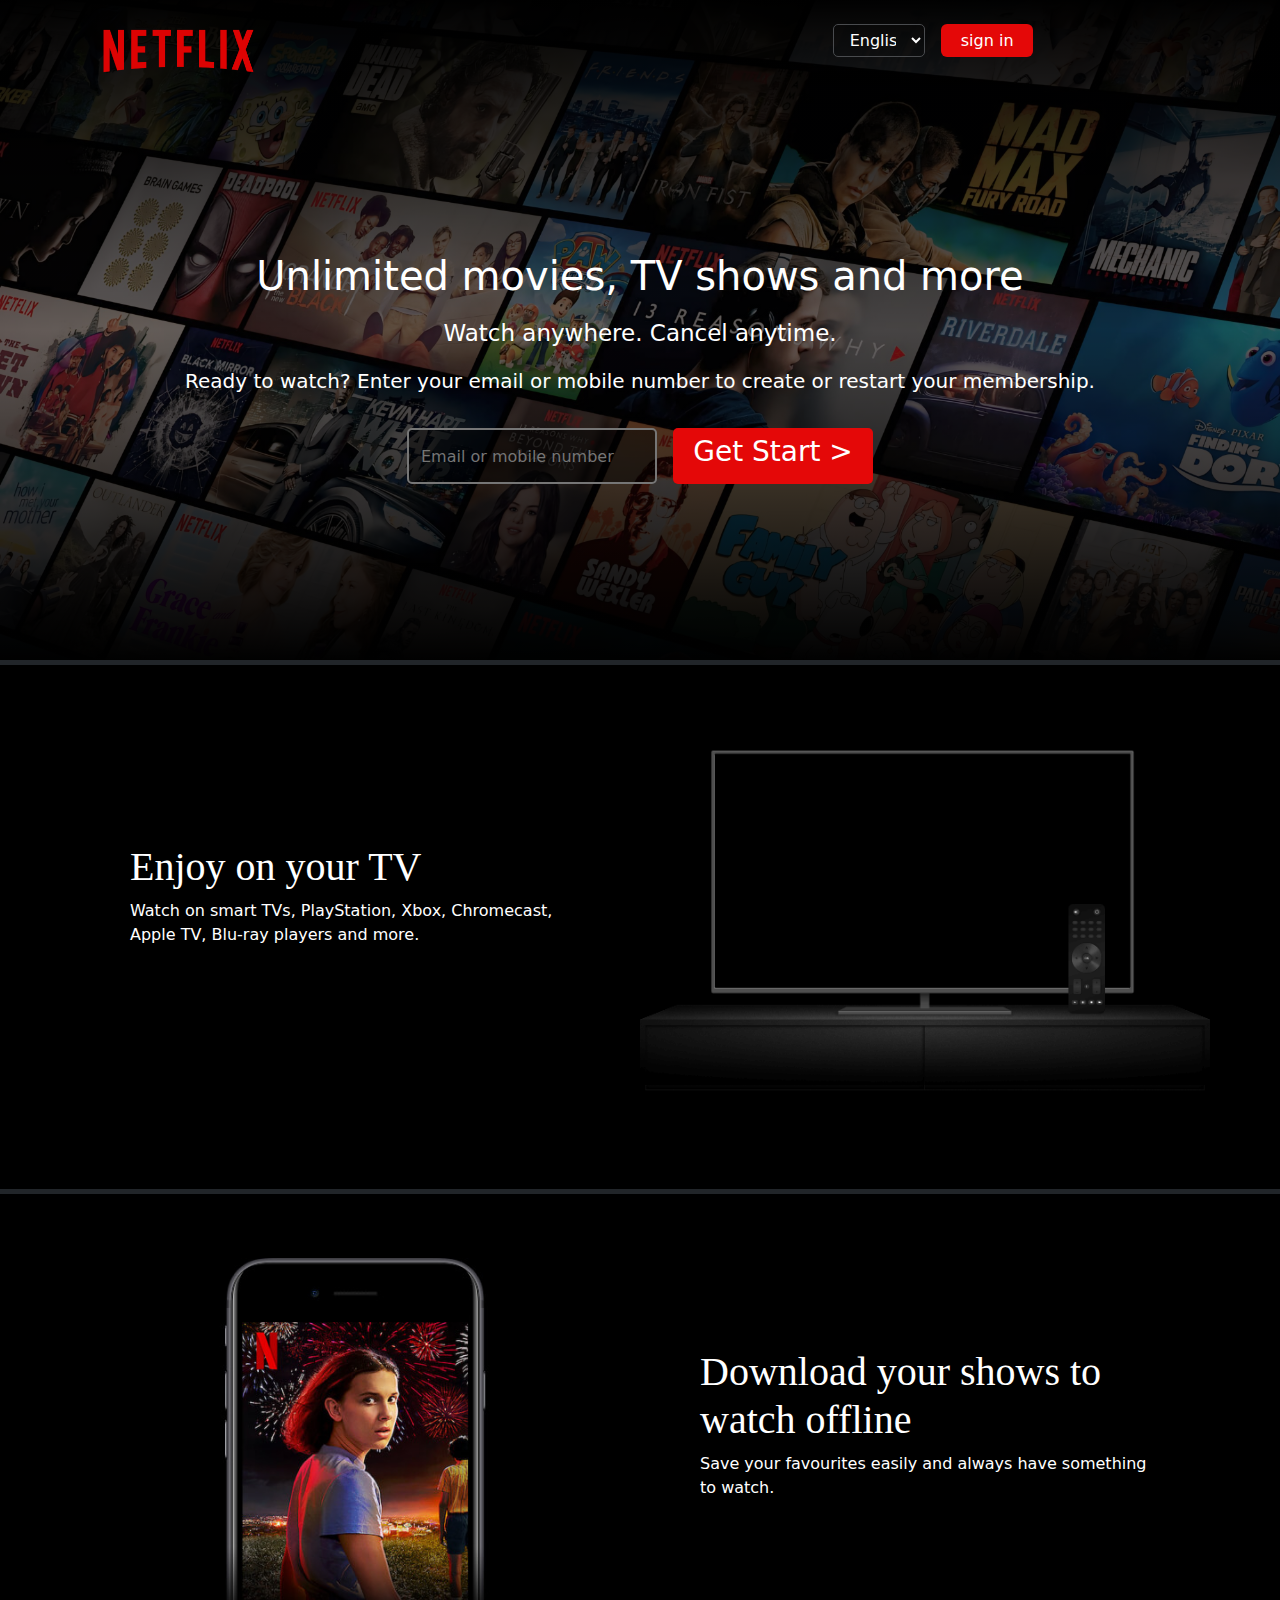
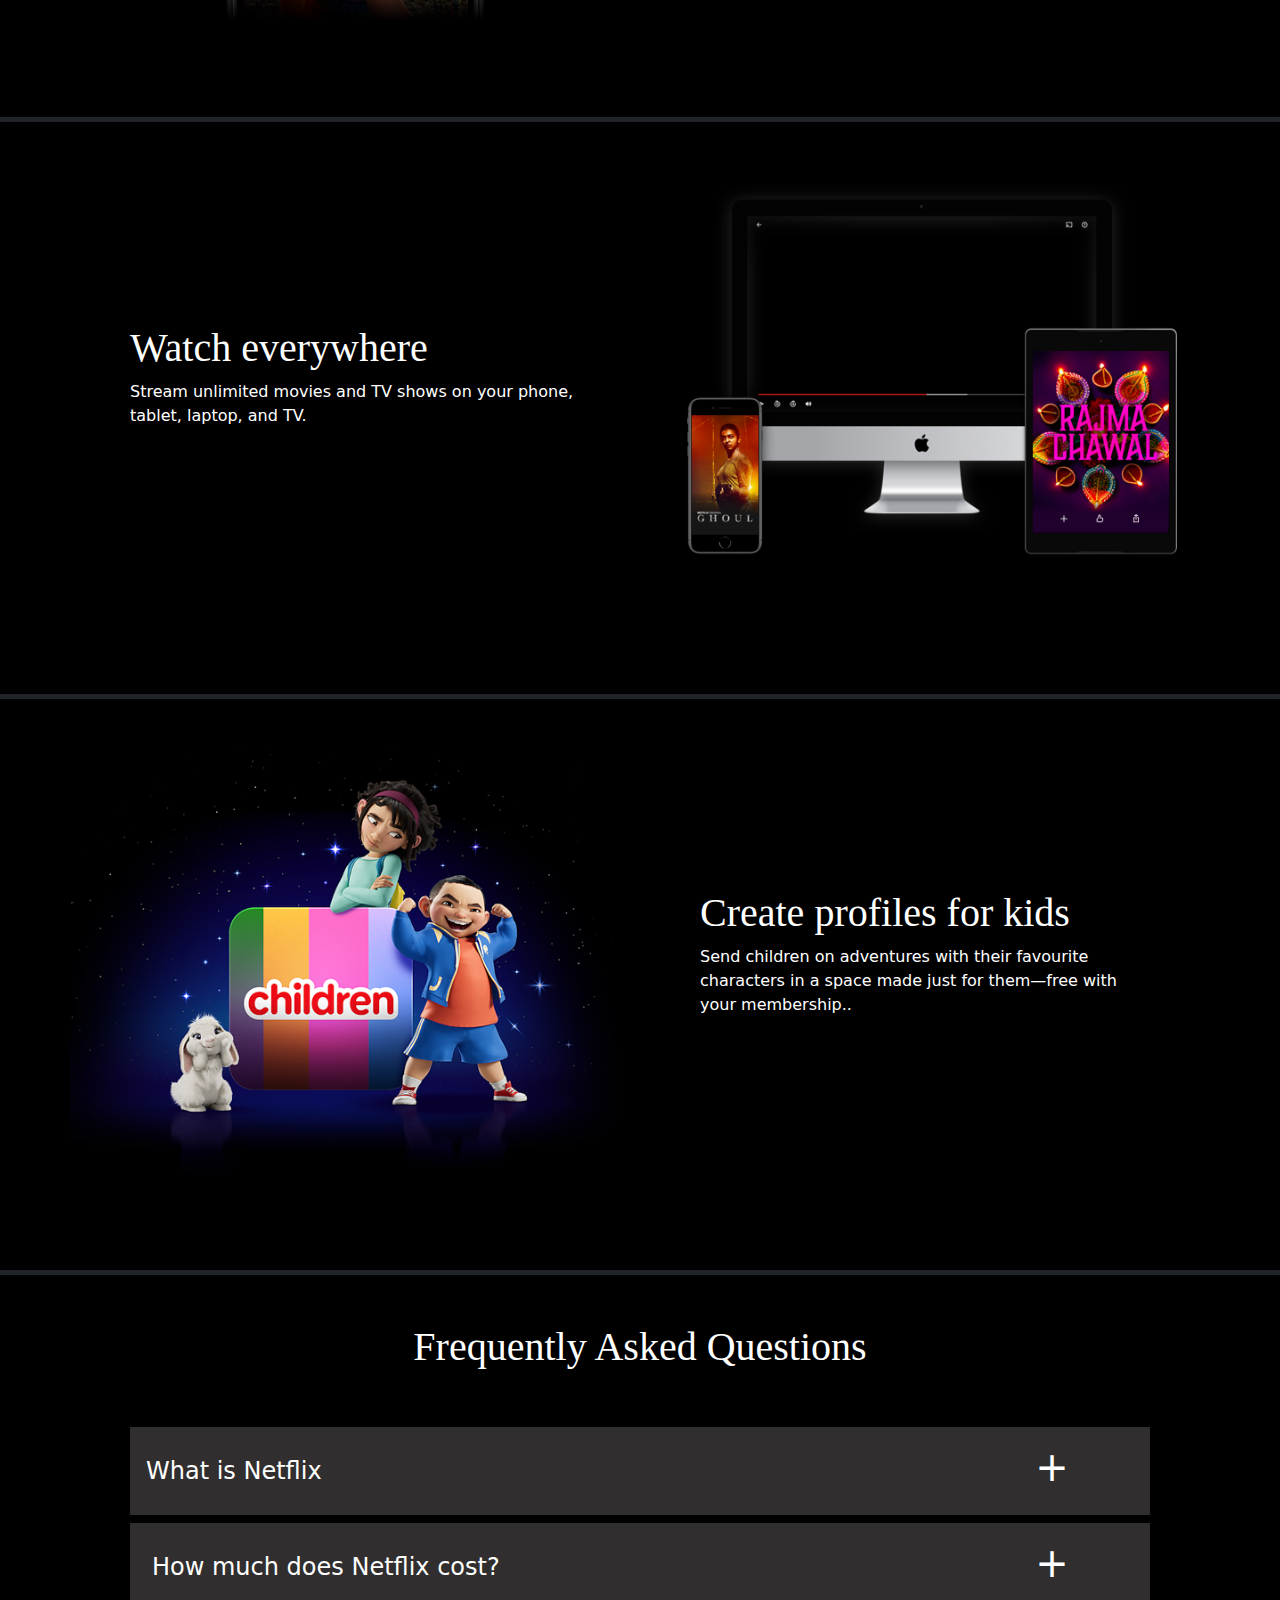
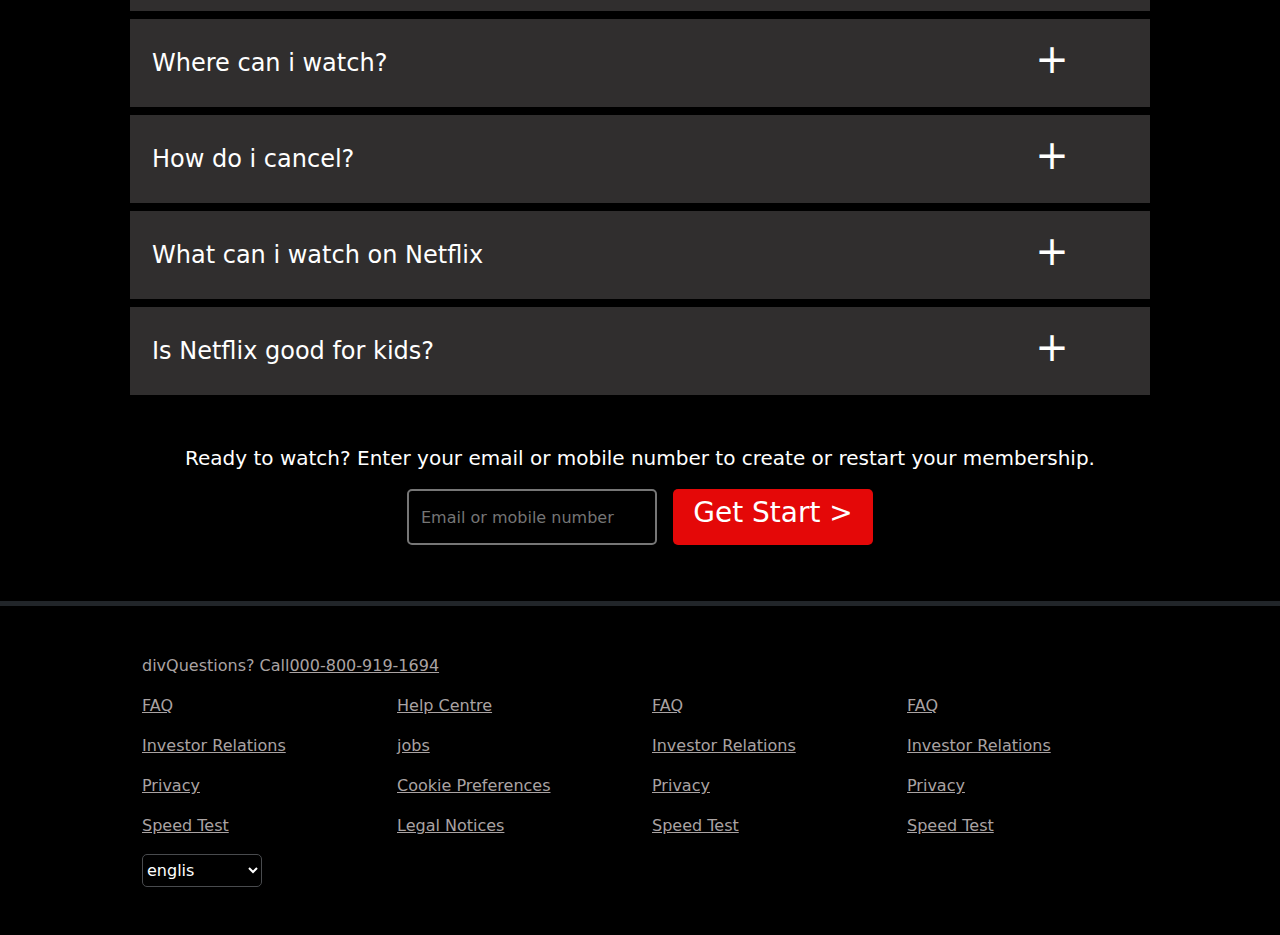
<file: netflix/index.html>
<!DOCTYPE html>
<html lang="en">

<head>
    <meta charset="utf-8">
    <meta name="viewport" content="width=device-width, initial-scale=1">
    <link href="https://cdn.jsdelivr.net/npm/bootstrap@5.3.3/dist/css/bootstrap.min.css" rel="stylesheet">
    <script src="https://cdn.jsdelivr.net/npm/bootstrap@5.3.3/dist/js/bootstrap.bundle.min.js"></script>
    <script src="https://ajax.googleapis.com/ajax/libs/jquery/3.7.1/jquery.min.js"></script>
    <link rel="icon" href="./media/Netflix-logo-N.png">
    <title>Netflix India-Watch Tv Shows Online.Watch Movies Online</title>

</head>

<body>
    <script>
        $(document).ready(function() {
            $("#flip").click(function() {
                $("#panel").slideToggle('slow');
            });
        });

        $(document).ready(function() {
            $("#flip-2").click(function () {
                $("#panel-2").slideToggle("slow");
            });
        });

        $(document).ready(function() {
            $("#flip-3").click(function () {
                $("#panel-3").slideToggle("slow");
            });
        });

        $(document).ready(function(){
            $("#flip-4").click(function () {
                $("#panel-4").slideToggle("slow");
            });
        });

        $(document).ready(function(){
            $("#flip-5").click(function () {
                $("#panel-5").slideToggle("slow");
            });
        });
        $(document).ready(function(){
            $("#flip-6").click(function () {
                $("#panel-6").slideToggle("slow");
            });
        });  
    </script>
    <style>
        @media only screen and (min-width:0) and (max-width:480px) {
            .box-1 {
                margin-top: 50px;
            }

            .index-box-2 {
                text-align: center;
            }

            .table-text {
                font-size: large;
            }
            button{
                width:0px;
            }
        }

        @media only screen and (min-width:481px) and (max-width:768px) {
            .box-1 {
                margin-top: 100px;
            }

            .index-box-2 {
                text-align: center;
            }

            .table-text {
                font-size: xx-large;
            }
            button{
                width:120px;
            }
        }

        @media only screen and (min-width:769px) and (max-width:1279px) {
            .box-1 {
                margin-top: 150px;
            }

            .index-box-2 {
                text-align: center;
            }

            .table-text {
                font-size: x-large;
            }
        }

        @media only screen and (min-width:1279px) and (max-width:2000px) {
            .box-1 {
                margin-top: 150px;
            }

            .table-text {
                font-size: x-large;
            }
            button{
                width:120px;
            }
        }

        .page-1 {
            background-size: cover;
            background-image: url(./media/backround.jpg);
            /* border-image: fill 0 linear-gradient(#0001,#000); */
            border-image: linear-gradient(#000, #0008, #000);
            border-image-slice: fill 4;
        }

        button {
            background-color: rgb(228, 8, 8);
            border: solid;
            border-width: 0px;
            height: 33px;
            border-radius: 6px;
        }

        select {
            background-color: rgb(0, 0, 0, 0);
            border: solid;
            border-width: 1px;
            border-radius: 5px;
            height: 33px;
            border-color: rgb(73, 75, 78);
            width: 0px;
        }

        .text-1 {
            font-size: 23px;
        }

        .text-2 {
            font-size: 20px;
        }

        .button-start {
            background-color: rgb(228, 8, 8);
            color: aliceblue;
            border-width: 0px;
            border-radius: 5px;
            width: 200px;
            height: 56px;
        }

        .start-input {
            min-width:250px;
            max-width:300px;
            height: 56px;
            border-style: solid;
            border-radius: 5px;
            color: aliceblue;
            background-color: rgb(0, 0, 0, 0.5);
        }

        #panel {
            margin-top: 1px;
            display: none;
            padding: 50px;
        }

        #panel-2 {
            margin-top: 1px;
            display: none;
            padding: 50px;
        }

        #panel-3 {
            margin-top: 1px;
            display: none;
            padding: 50px;
        }

        #panel-4 {
            margin-top: 1px;
            display: none;
            padding: 50px;
        }

        #panel-5 {
            margin-top: 1px;
            display: none;
            padding: 50px;
        }

        #panel-6 {
            margin-top: 1px;
            display: none;
            padding: 50px;
        }

        .flip-color,
        .panel-color {
            cursor:pointer;
            background-color: #302e2e;
        }

        .flip-color:hover {
            background-color: #474343;
        }

        a {
            color: rgb(170, 163, 163);
        }

        .a {
            color: rgb(170, 163, 163);
        }

        body {
            background-color: #000;
        }
    </style>
    <div class="page-1">
        <div class="container">
            <div class="row p-3 md-p-3 lg-p-4">
                <img class=" col-4 col-sm-2 col-md-2 col-lg-2 col-xl-2 col-xxl-2" src="./media/Netflix-logo.png" alt="">
                <div class="col-1 col-sm-4 col-md-5 col-lg-6 col-xl-6 col-xxl-1 m-6"></div>
                <select  class="text-center col-3 col-sm-1 col-md-2 col-lg-2 col-xl-1 col-xxl-2 text-white m-2" name="" id="">
                    <option class="text-dark" value="">English</option>
                    <option class="text-dark" value="">Hindi</option>
                </select>

                <button class="col-2 col-sm-1 col-md-2 col-lg-1 col-xl-1 col-xxl-1 p-1 m-2 text-white"><a style="text-decoration-line: none;" class="text-white" href="signin.html">sign in</a></button>
            </div>
        </div>
        <!-- button-inputs -->
        <div class="container box-1 text-center text-white">
            <p class="h1 "> Unlimited movies, TV shows and more</p>
            <div class="text-center text-1 text-white mt-3">Watch anywhere. Cancel anytime.</div>
            <div class="text-center text-2 text-white mt-3">Ready to watch? Enter your email or mobile number to create
                or restart your membership.</div>
        </div>
        <div class="container d-flex justify-content-center mt-1  mt-md-4 ">
            <div class="row d-flex justify-content-center">
                <input placeholder="Email or mobile number" class="start-input col-6 col-md-6 m-2" type="text">
                <button class="button-start col-6 col-md-6 m-2">
                    <h3><a href="netflix-3.html" class="text-white" style="text-decoration: none;">Get Start ></a></h3>
                </button>
            </div>
        </div><br><br><br><br><br><br><br>

    </div>
    <div class="bg-dark" style="height: 5px;width: 100%;"></div>
    <!-- box-1 -->
    <div style="background-color: black;">
        <div class=" container text-white index-box-2">
            <div class="row   d-flex align-items-center">
                <div class="mt-5 mt-sm-5 mt-md-5 mt-lg-5 col-12 mt-3 col-sm-12 col-md-12 col-lg-6 col-xl-6 col-xxl-6">
                    <h1 class="px-5" style="font-family: fantasy;">Enjoy on your TV</h1>
                    <p class=" px-5">Watch on smart TVs, PlayStation, Xbox, Chromecast, Apple TV, Blu-ray players and
                        more.</p>
                </div>
                <img class=" col-12  col-12 col-sm-12 col-md-12 col-lg-6 col-xl-6 col-xxl-6" style="padding: 0px;"
                    src="./media/tv-1.png" alt="">
            </div>
        </div><br><br><br><br>
    </div>
    <div class="bg-dark" style="height: 5px;width: 100%;"></div>
    <!-- box-2 -->
    <div style="background-color: black;">
        <div class="container text-white index-box-2">
            <div class="row   d-flex align-items-center">
                <div
                    class="order-lg-2 order-md-1 mt-5 mt-sm-5 mt-md-5 mt-lg-5 col-12 mt-3 col-sm-6 col-md-12 col-lg-6 col-xl-6 col-xxl-6">
                    <h1 class="px-5" style="font-family: fantasy;">Download your shows to watch offline</h1>
                    <p class=" px-5">Save your favourites easily and always have something to watch.</p>
                </div>
                <img class="order-lg-1 order-md-2 col-12  col-12 col-sm-12 col-md-12 col-lg-6 col-xl-6 col-xxl-6"
                    style="padding: 0px;" src="./media/mobile.jpg" alt="">
            </div>
        </div><br><br><br><br>
    </div>
    <div class="bg-dark" style="height: 5px;width: 100%;"></div>
    <!-- box-3 -->
    <div style="background-color: black;">
        <div class=" container text-white index-box-2">
            <div class="row   d-flex align-items-center">
                <div class=" mt-5 mt-sm-5 mt-md-5 mt-lg-5 col-12 mt-3 col-sm-12 col-md-12 col-lg-6 col-xl-6 col-xxl-6">
                    <h1 class="px-5" style="font-family: fantasy;">Watch everywhere</h1>
                    <p class=" px-5">Stream unlimited movies and TV shows on your phone, tablet, laptop, and TV.</p>
                </div>
                <img class=" mt-5 mt-sm-5 mt-md-5 mt-lg-5 col-12  col-12 col-sm-12 col-md-12 col-lg-6 col-xl-6 col-xxl-6"
                    style="padding: 0px;" src="./media/tv-2.png" alt="">
            </div>
        </div><br><br><br><br>
    </div>
    <div class="bg-dark" style="height: 5px;width: 100%;"></div>
    <div style="background-color: black;">
        <div class="container text-white index-box-2 ">
            <div class="row   d-flex align-items-center">
                <div
                    class="order-lg-2 order-md-1  mt-5 mt-sm-5 mt-md-5 mt-lg-5 col-12 mt-3 col-sm-12 col-md-12 col-lg-6 col-xl-6 col-xxl-6">
                    <h1 class="px-5" style="font-family: fantasy;">Create profiles for kids</h1>
                    <p class=" px-5">Send children on adventures with their favourite characters in a space made just
                        for them—free with your membership..</p>
                </div>
                <img class="order-lg-1 order-md-2  mt-5 mt-sm-5 mt-md-5 mt-lg-5 order-1 col-12  col-12 col-sm-12 col-md-12 col-lg-6 col-xl-6 col-xxl-6"
                    style="padding: 0px;" src="./media/kids (1).png" alt="">
            </div>
        </div><br><br><br><br>
    </div>
    <div class="bg-dark" style="height: 5px;width: 100%;"></div>
    <div style="background-color: #000;">
        <div class="container">
            <div class="mx-lg-5 mx-md-2 mx-1">
                <h1 class="p-5 text-white text-center " style="font-family: fantasy;">Frequently Asked Questions</h1>
                <div class=" flip-color text-white d-flex align-items-center p-3 " id="flip">
                    <p class="table-text" style="display: inline-block; position: absolute; margin: 0px;">What is
                        Netflix</p>
                    <h1 style="display: inline-block; margin-left:90%;" class="">+</h1>
                </div>
                <div id="panel" class="text-white panel-color">
                    <p>Netflix is a streaming service that offers a wide variety of award-winning TV shows, movies,
                        anime, documentaries and more – on thousands of internet-connected devices.</p>
                    <p>You can watch as much as you want, whenever you want, without a single ad – all for one low
                        monthly price. There's always something new to discover, and new TV shows and movies are added
                        every week!</p>

                </div>

                <div class="d-flex flip-color align-items-center  text-white text-start  p-3 mt-2" id="flip-2">
                    <p class="table-text " style="display: inline-block; position: absolute;padding: 6px;margin: 0px;">
                        How much does Netflix cost?</p>
                    <h1 style="display: inline-block; margin-left:90%;" class="">+</h1>
                </div>
                <div id="panel-2" class="text-white panel-color ">
                    <p>Watch Netflix on your smartphone, tablet, Smart TV, laptop, or streaming device, all for one
                        fixed monthly fee. Plans range from ₹149 to ₹649 a month. No extra costs, no contracts.</p>


                </div>
                <div class="d-flex flip-color align-items-center text-white p-3  mt-2" id="flip-3">
                    <p class="table-text " style="display: inline-block; position: absolute;padding: 6px;margin: 0px;">
                        Where can i watch?</p>
                    <h1 style="display: inline-block; margin-left:90%;" class="">+</h1>
                </div>
                <div id="panel-3" class="text-white panel-color">
                    <p>Watch anywhere, anytime. Sign in with your Netflix account to watch instantly on the web at
                        netflix.com from your personal computer or on any internet-connected device that offers the
                        Netflix app, including smart TVs, smartphones, tablets, streaming media players and game
                        consoles.</p>
                    <p>You can also download your favourite shows with the iOS, Android, or Windows 10 app. Use
                        downloads to watch while you're on the go and without an internet connection. Take Netflix with
                        you anywhere.</p>

                </div>
                <div class="d-flex flip-color align-items-center text-white p-3  mt-2 " id="flip-4">
                    <p class="table-text " style="display: inline-block; position: absolute;padding: 6px;margin: 0px;">
                        How do i cancel?</p>
                    <h1 style="display: inline-block; margin-left:90%;" class="">+</h1>
                </div>
                <div id="panel-4" class="text-white panel-color ">
                    <p>Netflix has an extensive library of feature films, documentaries, TV shows, anime, award-winning
                        Netflix originals, and more. Watch as much as you want, anytime you want.</p>


                </div>
                <div class="d-flex flip-color align-items-center text-white p-3 mt-2" id="flip-5">
                    <p class="table-text" style="display: inline-block; position: absolute;padding: 6px;margin: 0px;">
                        What can i watch on Netflix</p>
                    <h1 style="display: inline-block; margin-left:90%;" class="">+</h1>
                </div>
                <div id="panel-5" class="text-white panel-color ">
                    <p>Netflix has an extensive library of feature films, documentaries, TV shows, anime, award-winning
                        Netflix originals, and more. Watch as much as you want, anytime you want.</p>


                </div>
                <div class="d-flex flip-color align-items-center text-white p-3  mt-2" id="flip-6">
                    <p class=" table-text" style="display: inline-block; position: absolute;padding: 6px;margin: 0px;">
                        Is Netflix good for kids?</p>
                    <h1 style="display: inline-block; margin-left:90%;" class="">+</h1>
                </div>
                <div id="panel-6" class="text-white panel-color ">
                    <p>The Netflix Kids experience is included in your membership to give parents control while kids
                        enjoy family-friendly TV shows and films in their own space.</p>
                    <p>Kids profiles come with PIN-protected parental controls that let you restrict the maturity rating
                        of content kids can watch and block specific titles you don’t want kids to see.</p>

                </div>

            </div>
            <div class="text-center text-2 text-white mt-5">Ready to watch? Enter your email or mobile number to create
                or restart your membership.</div>
            <div class="container d-flex justify-content-center mt-2">
                <div class="row d-flex justify-content-center">
                    <input placeholder="Email or mobile number" class="start-input col-6 col-md-6 m-2" type="text">
                    <button  class="button-start col-6 col-md-6 m-2" type="submit">
                        <h3><a href="netflix-3.html" class="text-white"  style="text-decoration: none;">Get Start ></a></h3>
                    </button>
                </div>
            </div>
            <br>
            <br>
        </div>
    </div>
    <div class="bg-dark" style="height: 5px;width: 100%;"></div>
    <div style="background-color: #000;">
        <div class="container ">

            <div class="row m-lg-5 m-1">
                <div class="a">divQuestions? Call<a class="" href="#">000-800-919-1694</a></div>
                <div class="col-6 col-lg-3 mt-3">
                    <p><a href="#">FAQ</a></p>
                    <p><a href="#">Investor Relations</a></p>
                    <p><a href="#">Privacy</a></p>
                    <p><a href="#">Speed Test</a></p>
                </div>
                <div class="col-6 col-lg-3 mt-3">
                    <p><a href="#">Help Centre</a></p>
                    <p><a href="#">jobs</a></p>
                    <p><a href="#">Cookie Preferences</a></p>
                    <p><a href="#">
                            Legal Notices</a></p>
                </div>
                <div class="col-6 col-lg-3 mt-3">
                    <p><a href="#">FAQ</a></p>
                    <p><a href="#">Investor Relations</a></p>
                    <p><a href="#">Privacy</a></p>
                    <p><a href="#">Speed Test</a></p>
                </div>
                <div class="col-6 col-lg-3 mt-3">
                    <p><a href="#">FAQ</a></p>
                    <p><a href="#">Investor Relations</a></p>
                    <p><a href="#">Privacy</a></p>
                    <p><a href="#">Speed Test</a></p>
                </div>
                <div class="col">
                    <select style="width: 120px;"
                        class=" col-12 col-sm-12 col-md-12 col-lg-12 col-xl-12 col-xxl-12 text-white " name="" id="">
                        <option value="">englis</option>
                        <option value="">hindi</option>
                    </select>
                </div>
            </div>
            <div class="row">

            </div>
        </div>
    </div>
    </div>
</body>

</html>
</file>
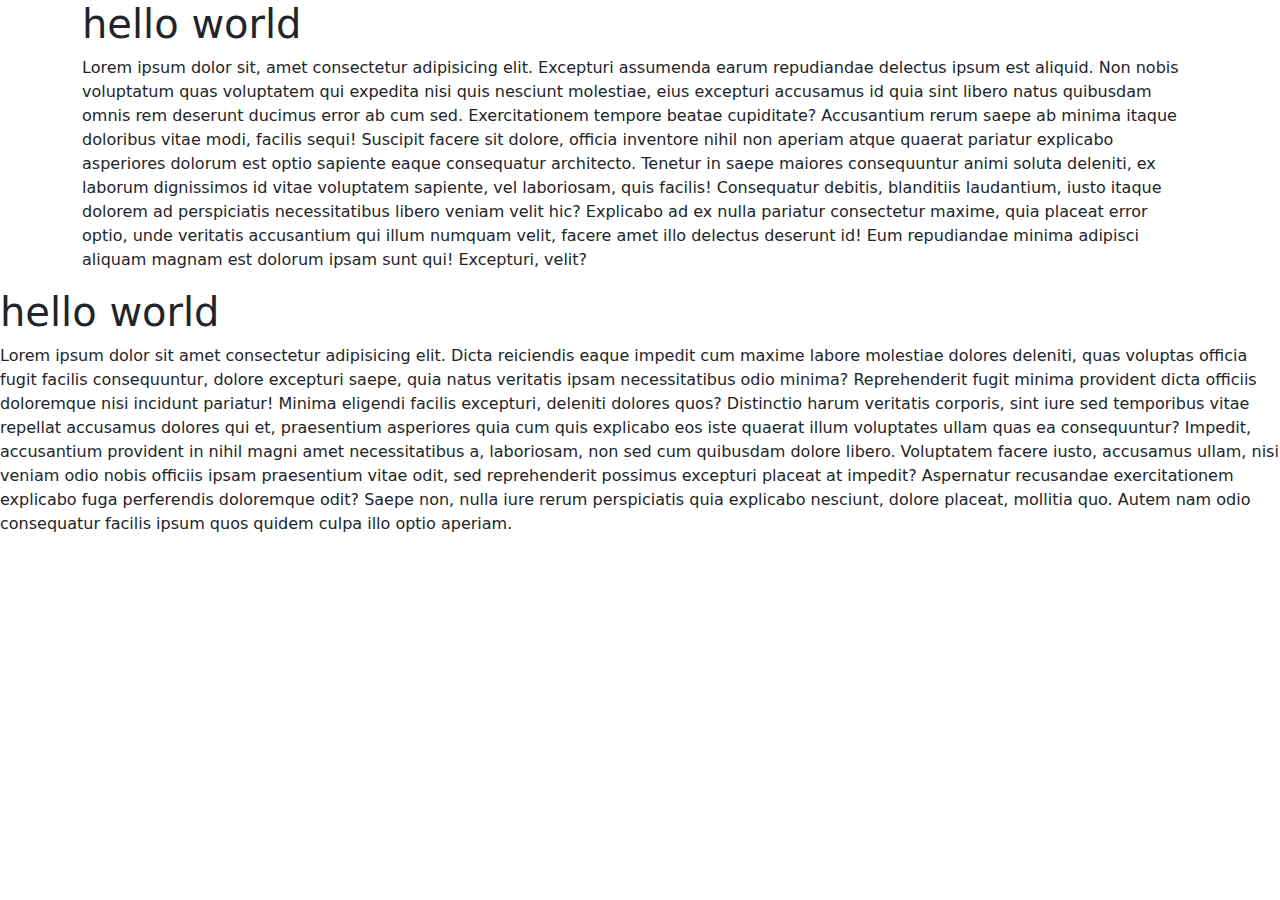
<file: netflix/dummy.html>
<!DOCTYPE html>
<html lang="en">
<head>
    <meta charset="UTF-8">
    <meta name="viewport" content="width=device-width, initial-scale=1.0">
    <title>Document</title>
    <link href="https://cdn.jsdelivr.net/npm/bootstrap@5.3.3/dist/css/bootstrap.min.css" rel="stylesheet">
</head>
<body>
    <div class="container">
        <h1>hello world</h1>
        <p>Lorem ipsum dolor sit, amet consectetur adipisicing elit. Excepturi assumenda earum repudiandae delectus ipsum est aliquid. Non nobis voluptatum quas voluptatem qui expedita nisi quis nesciunt molestiae, eius excepturi accusamus id quia sint libero natus quibusdam omnis rem deserunt ducimus error ab cum sed. Exercitationem tempore beatae cupiditate? Accusantium rerum saepe ab minima itaque doloribus vitae modi, facilis sequi! Suscipit facere sit dolore, officia inventore nihil non aperiam atque quaerat pariatur explicabo asperiores dolorum est optio sapiente eaque consequatur architecto. Tenetur in saepe maiores consequuntur animi soluta deleniti, ex laborum dignissimos id vitae voluptatem sapiente, vel laboriosam, quis facilis! Consequatur debitis, blanditiis laudantium, iusto itaque dolorem ad perspiciatis necessitatibus libero veniam velit hic? Explicabo ad ex nulla pariatur consectetur maxime, quia placeat error optio, unde veritatis accusantium qui illum numquam velit, facere amet illo delectus deserunt id! Eum repudiandae minima adipisci aliquam magnam est dolorum ipsam sunt qui! Excepturi, velit?</p>
    </div>
    <div class="d-block">
        <h1>hello world</h1>
        <p>Lorem ipsum dolor sit amet consectetur adipisicing elit. Dicta reiciendis eaque impedit cum maxime labore molestiae dolores deleniti, quas voluptas officia fugit facilis consequuntur, dolore excepturi saepe, quia natus veritatis ipsam necessitatibus odio minima? Reprehenderit fugit minima provident dicta officiis doloremque nisi incidunt pariatur! Minima eligendi facilis excepturi, deleniti dolores quos? Distinctio harum veritatis corporis, sint iure sed temporibus vitae repellat accusamus dolores qui et, praesentium asperiores quia cum quis explicabo eos iste quaerat illum voluptates ullam quas ea consequuntur? Impedit, accusantium provident in nihil magni amet necessitatibus a, laboriosam, non sed cum quibusdam dolore libero. Voluptatem facere iusto, accusamus ullam, nisi veniam odio nobis officiis ipsam praesentium vitae odit, sed reprehenderit possimus excepturi placeat at impedit? Aspernatur recusandae exercitationem explicabo fuga perferendis doloremque odit? Saepe non, nulla iure rerum perspiciatis quia explicabo nesciunt, dolore placeat, mollitia quo. Autem nam odio consequatur facilis ipsum quos quidem culpa illo optio aperiam.</p>
    </div>
</body>
</html>
</file>
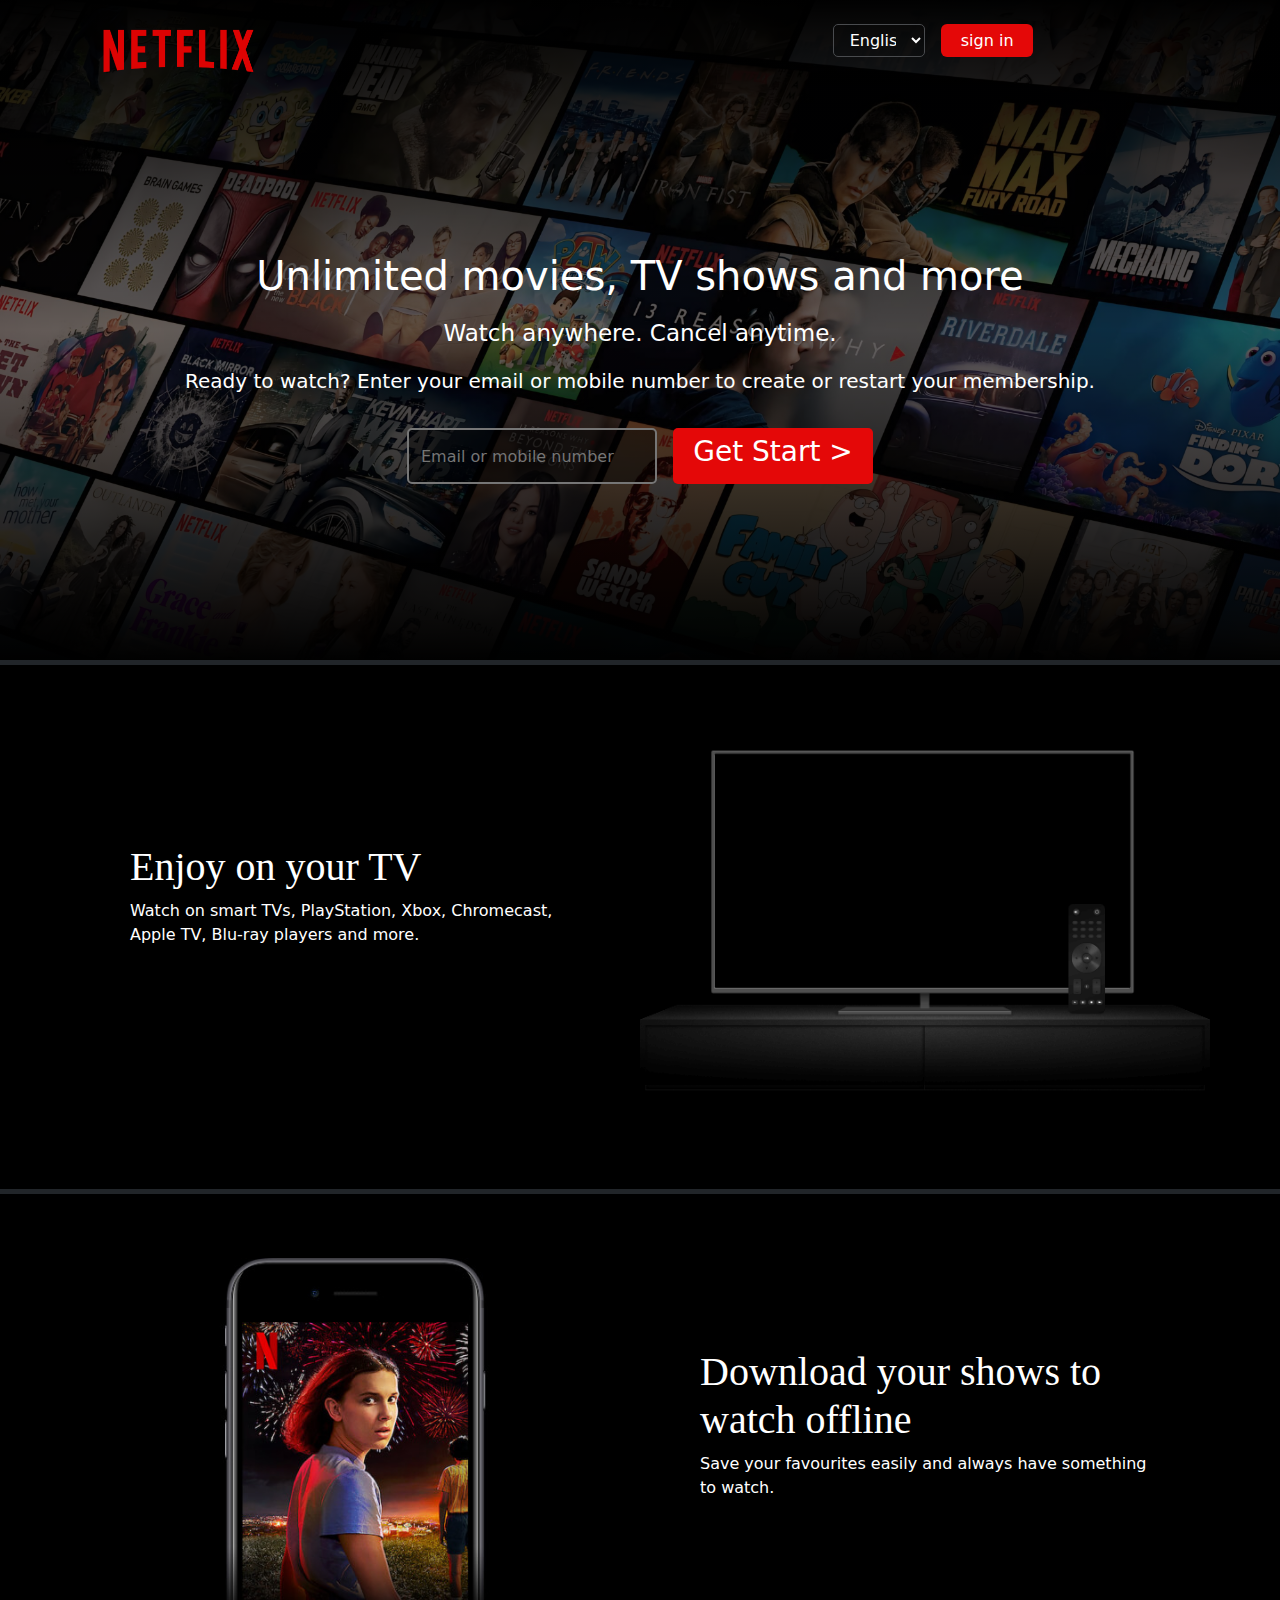
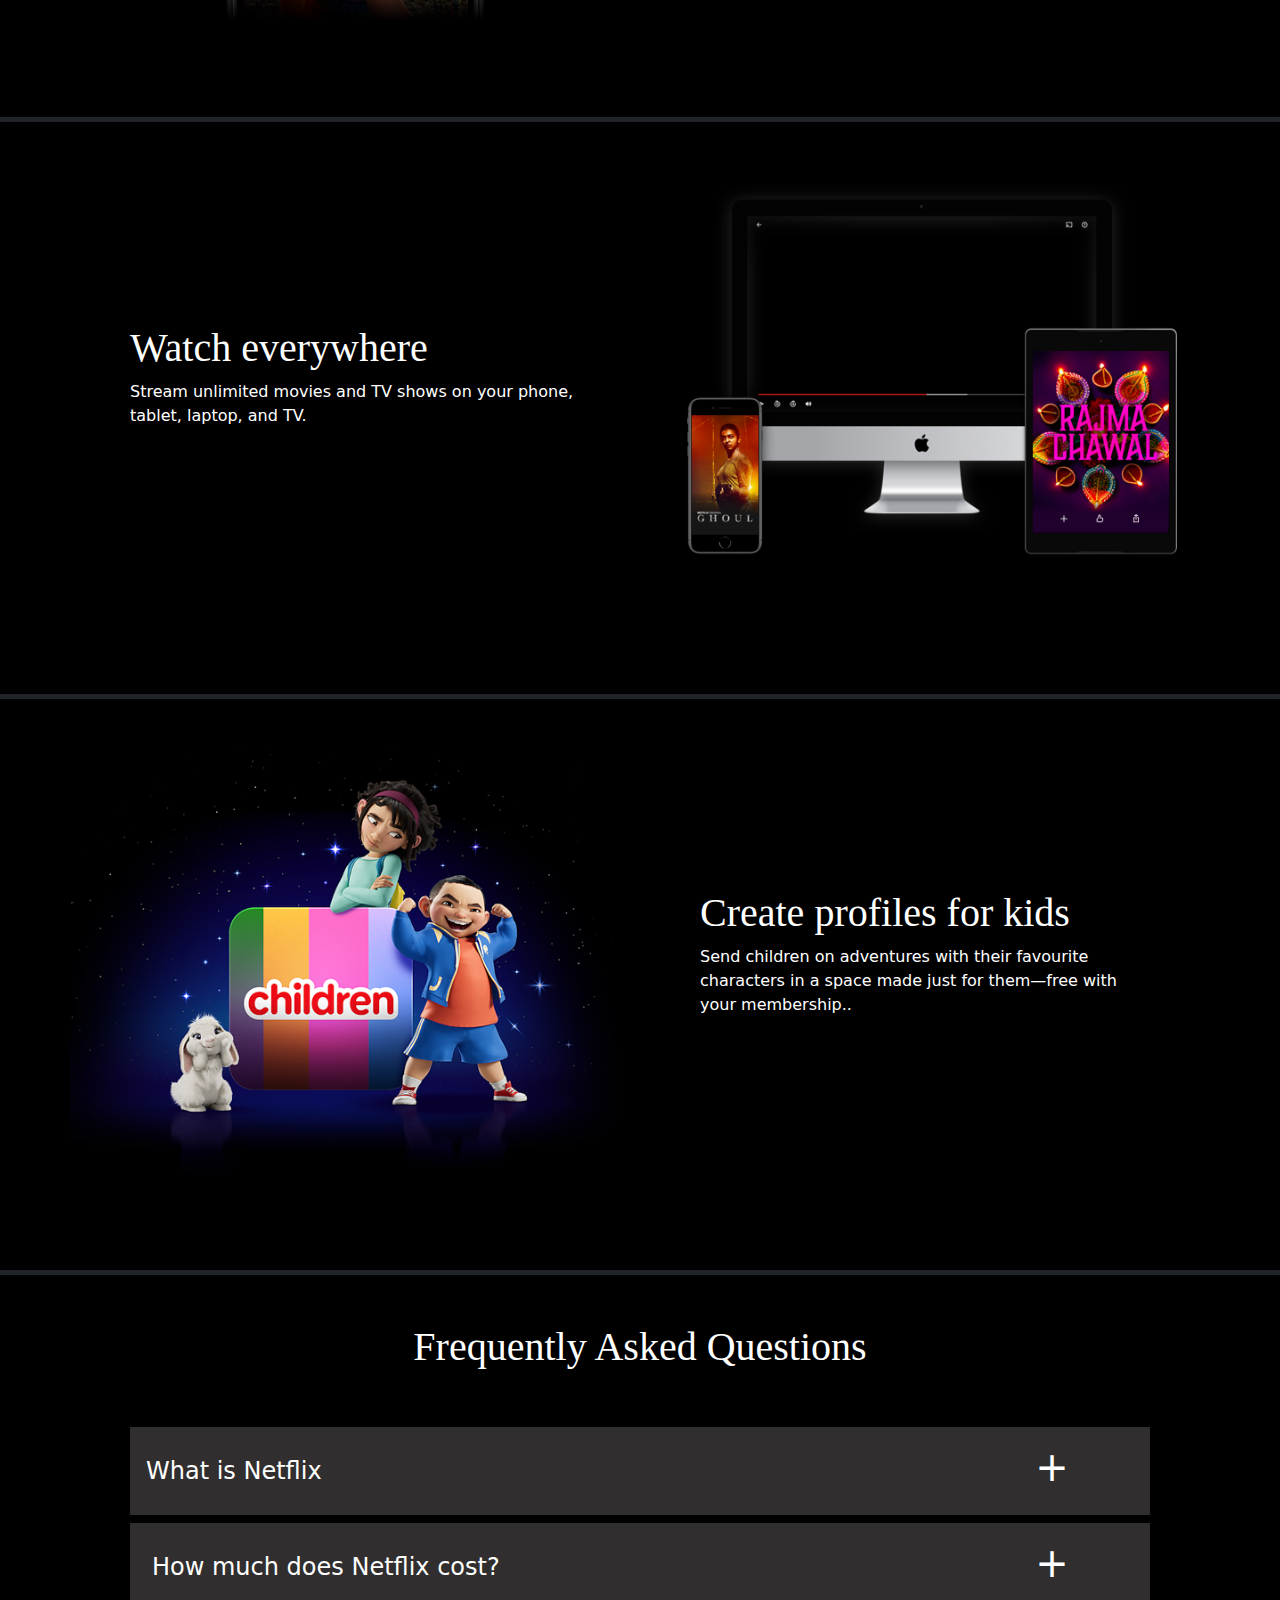
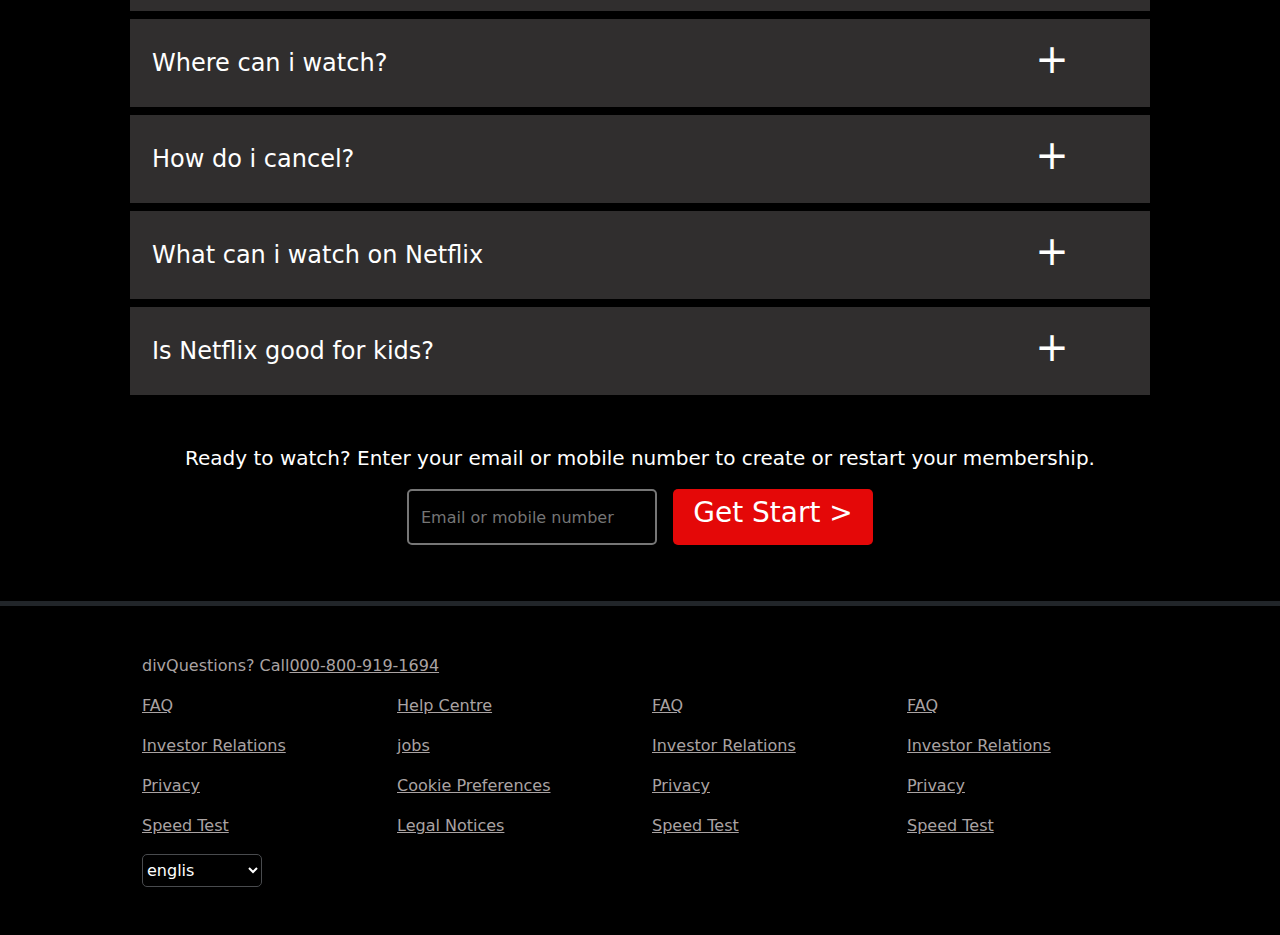
<file: netflix/netflix-1.html>
<!DOCTYPE html>
<html lang="en">

<head>
    <meta charset="utf-8">
    <meta name="viewport" content="width=device-width, initial-scale=1">
    <link href="https://cdn.jsdelivr.net/npm/bootstrap@5.3.3/dist/css/bootstrap.min.css" rel="stylesheet">
    <script src="https://cdn.jsdelivr.net/npm/bootstrap@5.3.3/dist/js/bootstrap.bundle.min.js"></script>
    <script src="https://ajax.googleapis.com/ajax/libs/jquery/3.7.1/jquery.min.js"></script>
    <link rel="icon" href="./media/Netflix-logo-N.png">
    <title>Netflix India-Watch Tv Shows Online.Watch Movies Online</title>

</head>

<body>
    <script>
        $(document).ready(function() {
            $("#flip").click(function() {
                $("#panel").slideToggle('slow');
            });
        });

        $(document).ready(function() {
            $("#flip-2").click(function () {
                $("#panel-2").slideToggle("slow");
            });
        });

        $(document).ready(function() {
            $("#flip-3").click(function () {
                $("#panel-3").slideToggle("slow");
            });
        });

        $(document).ready(function(){
            $("#flip-4").click(function () {
                $("#panel-4").slideToggle("slow");
            });
        });

        $(document).ready(function(){
            $("#flip-5").click(function () {
                $("#panel-5").slideToggle("slow");
            });
        });
        $(document).ready(function(){
            $("#flip-6").click(function () {
                $("#panel-6").slideToggle("slow");
            });
        });  
    </script>
    <style>
        @media only screen and (min-width:0) and (max-width:480px) {
            .box-1 {
                margin-top: 50px;
            }

            .index-box-2 {
                text-align: center;
            }

            .table-text {
                font-size: large;
            }
            button{
                width:0px;
            }
        }

        @media only screen and (min-width:481px) and (max-width:768px) {
            .box-1 {
                margin-top: 100px;
            }

            .index-box-2 {
                text-align: center;
            }

            .table-text {
                font-size: xx-large;
            }
            button{
                width:120px;
            }
        }

        @media only screen and (min-width:769px) and (max-width:1279px) {
            .box-1 {
                margin-top: 150px;
            }

            .index-box-2 {
                text-align: center;
            }

            .table-text {
                font-size: x-large;
            }
        }

        @media only screen and (min-width:1279px) and (max-width:2000px) {
            .box-1 {
                margin-top: 150px;
            }

            .table-text {
                font-size: x-large;
            }
            button{
                width:120px;
            }
        }

        .page-1 {
            background-size: cover;
            background-image: url(./media/backround.jpg);
            /* border-image: fill 0 linear-gradient(#0001,#000); */
            border-image: linear-gradient(#000, #0008, #000);
            border-image-slice: fill 4;
        }

        button {
            background-color: rgb(228, 8, 8);
            border: solid;
            border-width: 0px;
            height: 33px;
            border-radius: 6px;
        }

        select {
            background-color: rgb(0, 0, 0, 0);
            border: solid;
            border-width: 1px;
            border-radius: 5px;
            height: 33px;
            border-color: rgb(73, 75, 78);
            width: 0px;
        }

        .text-1 {
            font-size: 23px;
        }

        .text-2 {
            font-size: 20px;
        }

        .button-start {
            background-color: rgb(228, 8, 8);
            color: aliceblue;
            border-width: 0px;
            border-radius: 5px;
            width: 200px;
            height: 56px;
        }

        .start-input {
            min-width:250px;
            max-width:300px;
            height: 56px;
            border-style: solid;
            border-radius: 5px;
            color: aliceblue;
            background-color: rgb(0, 0, 0, 0.5);
        }

        #panel {
            margin-top: 1px;
            display: none;
            padding: 50px;
        }

        #panel-2 {
            margin-top: 1px;
            display: none;
            padding: 50px;
        }

        #panel-3 {
            margin-top: 1px;
            display: none;
            padding: 50px;
        }

        #panel-4 {
            margin-top: 1px;
            display: none;
            padding: 50px;
        }

        #panel-5 {
            margin-top: 1px;
            display: none;
            padding: 50px;
        }

        #panel-6 {
            margin-top: 1px;
            display: none;
            padding: 50px;
        }

        .flip-color,
        .panel-color {
            cursor:pointer;
            background-color: #302e2e;
        }

        .flip-color:hover {
            background-color: #474343;
        }

        a {
            color: rgb(170, 163, 163);
        }

        .a {
            color: rgb(170, 163, 163);
        }

        body {
            background-color: #000;
        }
    </style>
    <div class="page-1">
        <div class="container">
            <div class="row p-3 md-p-3 lg-p-4">
                <img class=" col-4 col-sm-2 col-md-2 col-lg-2 col-xl-2 col-xxl-2" src="./media/Netflix-logo.png" alt="">
                <div class="col-1 col-sm-4 col-md-5 col-lg-6 col-xl-6 col-xxl-1 m-6"></div>
                <select  class="text-center col-3 col-sm-1 col-md-2 col-lg-2 col-xl-1 col-xxl-2 text-white m-2" name="" id="">
                    <option class="text-dark" value="">English</option>
                    <option class="text-dark" value="">Hindi</option>
                </select>

                <button class="col-2 col-sm-1 col-md-2 col-lg-1 col-xl-1 col-xxl-1 p-1 m-2 text-white"><a style="text-decoration-line: none;" class="text-white" href="signin.html">sign in</a></button>
            </div>
        </div>
        <!-- button-inputs -->
        <div class="container box-1 text-center text-white">
            <p class="h1 "> Unlimited movies, TV shows and more</p>
            <div class="text-center text-1 text-white mt-3">Watch anywhere. Cancel anytime.</div>
            <div class="text-center text-2 text-white mt-3">Ready to watch? Enter your email or mobile number to create
                or restart your membership.</div>
        </div>
        <div class="container d-flex justify-content-center mt-1  mt-md-4 ">
            <div class="row d-flex justify-content-center">
                <input placeholder="Email or mobile number" class="start-input col-6 col-md-6 m-2" type="text">
                <button class="button-start col-6 col-md-6 m-2">
                    <h3><a href="netflix-3.html" class="text-white" style="text-decoration: none;">Get Start ></a></h3>
                </button>
            </div>
        </div><br><br><br><br><br><br><br>

    </div>
    <div class="bg-dark" style="height: 5px;width: 100%;"></div>
    <!-- box-1 -->
    <div style="background-color: black;">
        <div class=" container text-white index-box-2">
            <div class="row   d-flex align-items-center">
                <div class="mt-5 mt-sm-5 mt-md-5 mt-lg-5 col-12 mt-3 col-sm-12 col-md-12 col-lg-6 col-xl-6 col-xxl-6">
                    <h1 class="px-5" style="font-family: fantasy;">Enjoy on your TV</h1>
                    <p class=" px-5">Watch on smart TVs, PlayStation, Xbox, Chromecast, Apple TV, Blu-ray players and
                        more.</p>
                </div>
                <img class=" col-12  col-12 col-sm-12 col-md-12 col-lg-6 col-xl-6 col-xxl-6" style="padding: 0px;"
                    src="./media/tv-1.png" alt="">
            </div>
        </div><br><br><br><br>
    </div>
    <div class="bg-dark" style="height: 5px;width: 100%;"></div>
    <!-- box-2 -->
    <div style="background-color: black;">
        <div class="container text-white index-box-2">
            <div class="row   d-flex align-items-center">
                <div
                    class="order-lg-2 order-md-1 mt-5 mt-sm-5 mt-md-5 mt-lg-5 col-12 mt-3 col-sm-6 col-md-12 col-lg-6 col-xl-6 col-xxl-6">
                    <h1 class="px-5" style="font-family: fantasy;">Download your shows to watch offline</h1>
                    <p class=" px-5">Save your favourites easily and always have something to watch.</p>
                </div>
                <img class="order-lg-1 order-md-2 col-12  col-12 col-sm-12 col-md-12 col-lg-6 col-xl-6 col-xxl-6"
                    style="padding: 0px;" src="./media/mobile.jpg" alt="">
            </div>
        </div><br><br><br><br>
    </div>
    <div class="bg-dark" style="height: 5px;width: 100%;"></div>
    <!-- box-3 -->
    <div style="background-color: black;">
        <div class=" container text-white index-box-2">
            <div class="row   d-flex align-items-center">
                <div class=" mt-5 mt-sm-5 mt-md-5 mt-lg-5 col-12 mt-3 col-sm-12 col-md-12 col-lg-6 col-xl-6 col-xxl-6">
                    <h1 class="px-5" style="font-family: fantasy;">Watch everywhere</h1>
                    <p class=" px-5">Stream unlimited movies and TV shows on your phone, tablet, laptop, and TV.</p>
                </div>
                <img class=" mt-5 mt-sm-5 mt-md-5 mt-lg-5 col-12  col-12 col-sm-12 col-md-12 col-lg-6 col-xl-6 col-xxl-6"
                    style="padding: 0px;" src="./media/tv-2.png" alt="">
            </div>
        </div><br><br><br><br>
    </div>
    <div class="bg-dark" style="height: 5px;width: 100%;"></div>
    <div style="background-color: black;">
        <div class="container text-white index-box-2 ">
            <div class="row   d-flex align-items-center">
                <div
                    class="order-lg-2 order-md-1  mt-5 mt-sm-5 mt-md-5 mt-lg-5 col-12 mt-3 col-sm-12 col-md-12 col-lg-6 col-xl-6 col-xxl-6">
                    <h1 class="px-5" style="font-family: fantasy;">Create profiles for kids</h1>
                    <p class=" px-5">Send children on adventures with their favourite characters in a space made just
                        for them—free with your membership..</p>
                </div>
                <img class="order-lg-1 order-md-2  mt-5 mt-sm-5 mt-md-5 mt-lg-5 order-1 col-12  col-12 col-sm-12 col-md-12 col-lg-6 col-xl-6 col-xxl-6"
                    style="padding: 0px;" src="./media/kids (1).png" alt="">
            </div>
        </div><br><br><br><br>
    </div>
    <div class="bg-dark" style="height: 5px;width: 100%;"></div>
    <div style="background-color: #000;">
        <div class="container">
            <div class="mx-lg-5 mx-md-2 mx-1">
                <h1 class="p-5 text-white text-center " style="font-family: fantasy;">Frequently Asked Questions</h1>
                <div class=" flip-color text-white d-flex align-items-center p-3 " id="flip">
                    <p class="table-text" style="display: inline-block; position: absolute; margin: 0px;">What is
                        Netflix</p>
                    <h1 style="display: inline-block; margin-left:90%;" class="">+</h1>
                </div>
                <div id="panel" class="text-white panel-color">
                    <p>Netflix is a streaming service that offers a wide variety of award-winning TV shows, movies,
                        anime, documentaries and more – on thousands of internet-connected devices.</p>
                    <p>You can watch as much as you want, whenever you want, without a single ad – all for one low
                        monthly price. There's always something new to discover, and new TV shows and movies are added
                        every week!</p>

                </div>

                <div class="d-flex flip-color align-items-center  text-white text-start  p-3 mt-2" id="flip-2">
                    <p class="table-text " style="display: inline-block; position: absolute;padding: 6px;margin: 0px;">
                        How much does Netflix cost?</p>
                    <h1 style="display: inline-block; margin-left:90%;" class="">+</h1>
                </div>
                <div id="panel-2" class="text-white panel-color ">
                    <p>Watch Netflix on your smartphone, tablet, Smart TV, laptop, or streaming device, all for one
                        fixed monthly fee. Plans range from ₹149 to ₹649 a month. No extra costs, no contracts.</p>


                </div>
                <div class="d-flex flip-color align-items-center text-white p-3  mt-2" id="flip-3">
                    <p class="table-text " style="display: inline-block; position: absolute;padding: 6px;margin: 0px;">
                        Where can i watch?</p>
                    <h1 style="display: inline-block; margin-left:90%;" class="">+</h1>
                </div>
                <div id="panel-3" class="text-white panel-color">
                    <p>Watch anywhere, anytime. Sign in with your Netflix account to watch instantly on the web at
                        netflix.com from your personal computer or on any internet-connected device that offers the
                        Netflix app, including smart TVs, smartphones, tablets, streaming media players and game
                        consoles.</p>
                    <p>You can also download your favourite shows with the iOS, Android, or Windows 10 app. Use
                        downloads to watch while you're on the go and without an internet connection. Take Netflix with
                        you anywhere.</p>

                </div>
                <div class="d-flex flip-color align-items-center text-white p-3  mt-2 " id="flip-4">
                    <p class="table-text " style="display: inline-block; position: absolute;padding: 6px;margin: 0px;">
                        How do i cancel?</p>
                    <h1 style="display: inline-block; margin-left:90%;" class="">+</h1>
                </div>
                <div id="panel-4" class="text-white panel-color ">
                    <p>Netflix has an extensive library of feature films, documentaries, TV shows, anime, award-winning
                        Netflix originals, and more. Watch as much as you want, anytime you want.</p>


                </div>
                <div class="d-flex flip-color align-items-center text-white p-3 mt-2" id="flip-5">
                    <p class="table-text" style="display: inline-block; position: absolute;padding: 6px;margin: 0px;">
                        What can i watch on Netflix</p>
                    <h1 style="display: inline-block; margin-left:90%;" class="">+</h1>
                </div>
                <div id="panel-5" class="text-white panel-color ">
                    <p>Netflix has an extensive library of feature films, documentaries, TV shows, anime, award-winning
                        Netflix originals, and more. Watch as much as you want, anytime you want.</p>


                </div>
                <div class="d-flex flip-color align-items-center text-white p-3  mt-2" id="flip-6">
                    <p class=" table-text" style="display: inline-block; position: absolute;padding: 6px;margin: 0px;">
                        Is Netflix good for kids?</p>
                    <h1 style="display: inline-block; margin-left:90%;" class="">+</h1>
                </div>
                <div id="panel-6" class="text-white panel-color ">
                    <p>The Netflix Kids experience is included in your membership to give parents control while kids
                        enjoy family-friendly TV shows and films in their own space.</p>
                    <p>Kids profiles come with PIN-protected parental controls that let you restrict the maturity rating
                        of content kids can watch and block specific titles you don’t want kids to see.</p>

                </div>

            </div>
            <div class="text-center text-2 text-white mt-5">Ready to watch? Enter your email or mobile number to create
                or restart your membership.</div>
            <div class="container d-flex justify-content-center mt-2">
                <div class="row d-flex justify-content-center">
                    <input placeholder="Email or mobile number" class="start-input col-6 col-md-6 m-2" type="text">
                    <button  class="button-start col-6 col-md-6 m-2" type="submit">
                        <h3><a href="netflix-3.html" class="text-white"  style="text-decoration: none;">Get Start ></a></h3>
                    </button>
                </div>
            </div>
            <br>
            <br>
        </div>
    </div>
    <div class="bg-dark" style="height: 5px;width: 100%;"></div>
    <div style="background-color: #000;">
        <div class="container ">

            <div class="row m-lg-5 m-1">
                <div class="a">divQuestions? Call<a class="" href="#">000-800-919-1694</a></div>
                <div class="col-6 col-lg-3 mt-3">
                    <p><a href="#">FAQ</a></p>
                    <p><a href="#">Investor Relations</a></p>
                    <p><a href="#">Privacy</a></p>
                    <p><a href="#">Speed Test</a></p>
                </div>
                <div class="col-6 col-lg-3 mt-3">
                    <p><a href="#">Help Centre</a></p>
                    <p><a href="#">jobs</a></p>
                    <p><a href="#">Cookie Preferences</a></p>
                    <p><a href="#">
                            Legal Notices</a></p>
                </div>
                <div class="col-6 col-lg-3 mt-3">
                    <p><a href="#">FAQ</a></p>
                    <p><a href="#">Investor Relations</a></p>
                    <p><a href="#">Privacy</a></p>
                    <p><a href="#">Speed Test</a></p>
                </div>
                <div class="col-6 col-lg-3 mt-3">
                    <p><a href="#">FAQ</a></p>
                    <p><a href="#">Investor Relations</a></p>
                    <p><a href="#">Privacy</a></p>
                    <p><a href="#">Speed Test</a></p>
                </div>
                <div class="col">
                    <select style="width: 120px;"
                        class=" col-12 col-sm-12 col-md-12 col-lg-12 col-xl-12 col-xxl-12 text-white " name="" id="">
                        <option value="">englis</option>
                        <option value="">hindi</option>
                    </select>
                </div>
            </div>
            <div class="row">

            </div>
        </div>
    </div>
    </div>
</body>

</html>
</file>
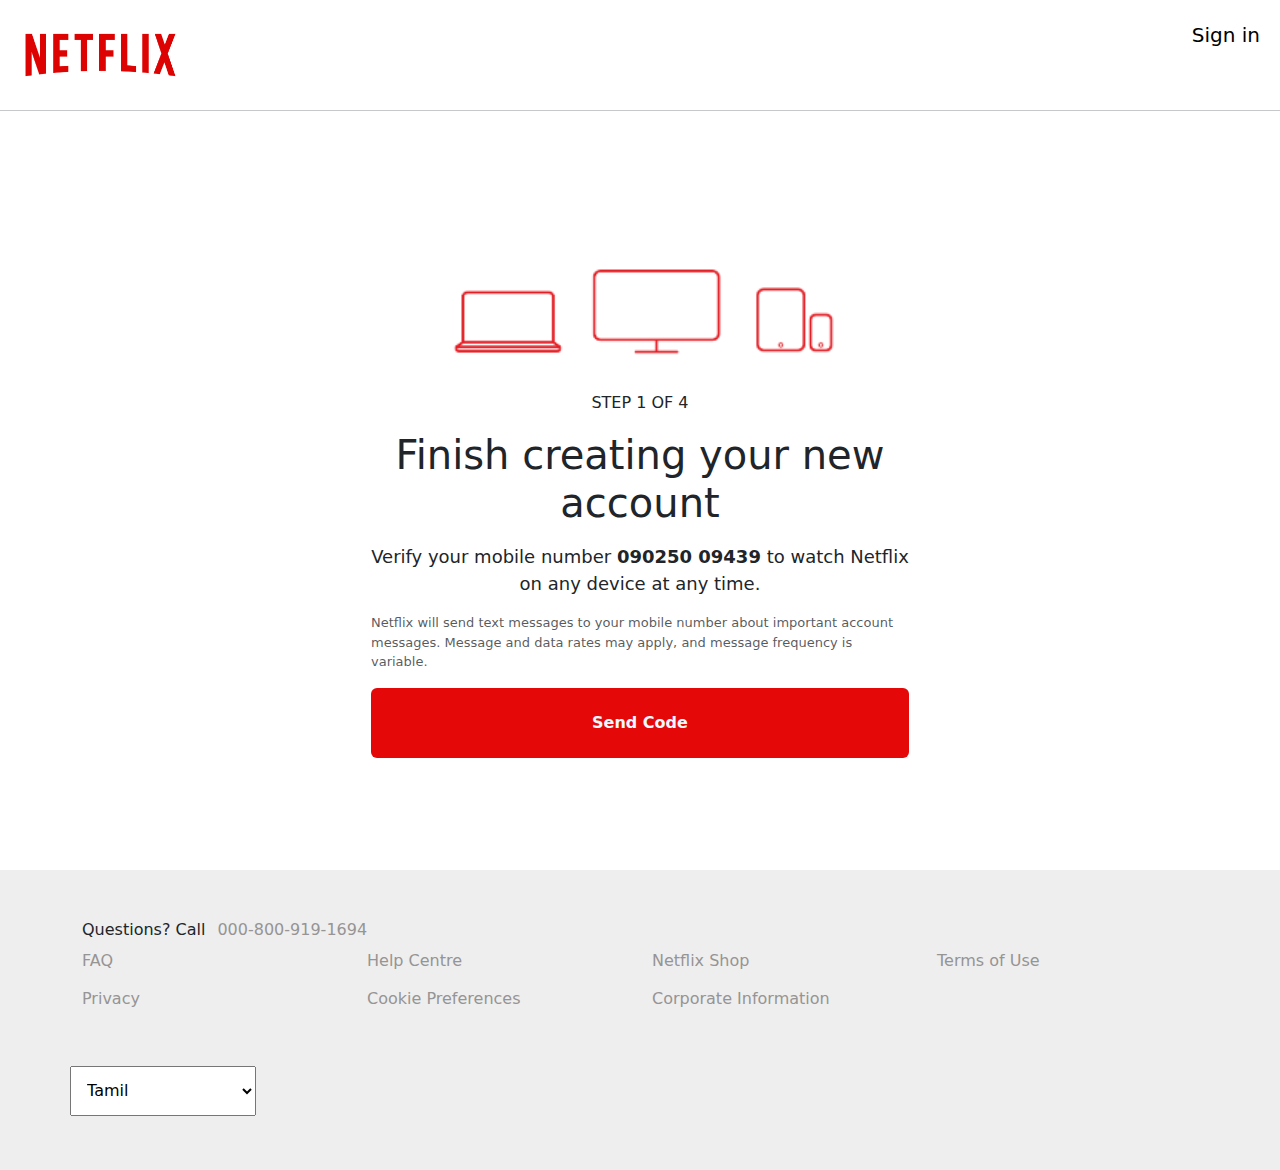
<file: netflix/netflix-3.html>
<!DOCTYPE html>
<html lang="en">
<head>
    <meta charset="UTF-8">
    <meta name="viewport" content="width=device-width, initial-scale=1.0">
    
    <link rel="icon" href="./media/Netflix-logo-N.png">
    <title>Netflix India-Watch Tv Shows Online.Watch Movies Online</title>
    <link href="https://cdn.jsdelivr.net/npm/bootstrap@5.3.3/dist/css/bootstrap.min.css" rel="stylesheet">
</head>
<body>
    <style>
        nav{
            display: flex;
            margin: 20px;
            justify-content:space-between;

            
        }
        nav a{
            color: black;
            text-decoration: none;
            font-size: 20px;
            
        }
        nav img{
            height: 70px;
        }
        article{
            display: flex;
            justify-content: center;
        }
        footer{
            background-color: rgb(238, 238, 238);
            height: 300px;
        }
        footer a{
            padding: 7px;
            color: rgb(150, 148, 148);
            text-decoration: none;
        }
        footer select{
            height: 50px;
        }
        a:hover{
            text-decoration: underline;
        }
        .img{
            background-image: url(media/Capture.PNG);
            height:200px;
            background-size: cover;
            background-position: center;
            background-repeat: no-repeat;
            width: 100%;
        }
        body{
            border: fill 0 linear-gradient(#000,#000);
        }
        @media (max-width:600px){
            .logo{
                height: 50px;
            }
        }
    </style>
    <header>
        <nav>
            <img src="media/Netflix-logo.png" class="logo" alt="">
           
            <a href="">Sign in</a>
        </nav>
        <hr>
    </header>
    <article class="container ">
        <div class="text-center row d-flex justify-content-center">
            <div class="col-12 col-md-7 col-lg-6 col-lg-5 m-5 p-4 m-md-3 m-lg-5 p-lg-3 p-md-1">
            <div class="img img-fluid"  ></div>
            <p>STEP 1 OF 4</p>
            <strong><h1>Finish creating your new account</h1></strong>
            <p style="font-size: 18px;" class="my-3">Verify your mobile number <strong>090250 09439</strong> to watch Netflix on any device at any time.</p>
            <p class="text-start text-muted my-3" style="font-size: 13px;">Netflix will send text messages to your mobile number about important account messages. Message and data rates may apply, and message frequency is variable.</p>
            <button class="col-12"
             style="background-color:  rgb(228, 8, 8);
             height: 70px;
             color: aliceblue;
             border-radius: 6px;
             border: none;"
            ><strong><a href="netflix-4.html" style="text-decoration: none;color: aliceblue;">Send Code</a></strong></button>
            </div>
            
        </div>
    </article>
    <footer class="p-md-5 mt-md-5">
        <div class="container">
            <span class="">Questions? Call <a href="">000-800-919-1694</a></span>
        <div class="row">
            <a href="" class="col-6 col-md-3">FAQ</a>
            <a href="" class="col-6 col-md-3">Help Centre</a>
            <a href="" class="col-6 col-md-3">Netflix Shop</a>
            <a href="" class="col-6 col-md-3">Terms of Use</a>
            <a href="" class="col-6 col-md-3">Privacy</a>
            <a href="" class="col-6 col-md-3">Cookie Preferences</a>
            <a href="" class="col-6 col-md-3">Corporate Information</a>
            <div class="row">
                <select class="col-2 my-5" name="" id="">jj
                    <option value="">Tamil</option>
                    <option value="">English</option>
                    <option value="">Hindi</option>
                </select>
            </div>

        </div>
        </div>
        
    </footer>
</body>
</html>
</file>
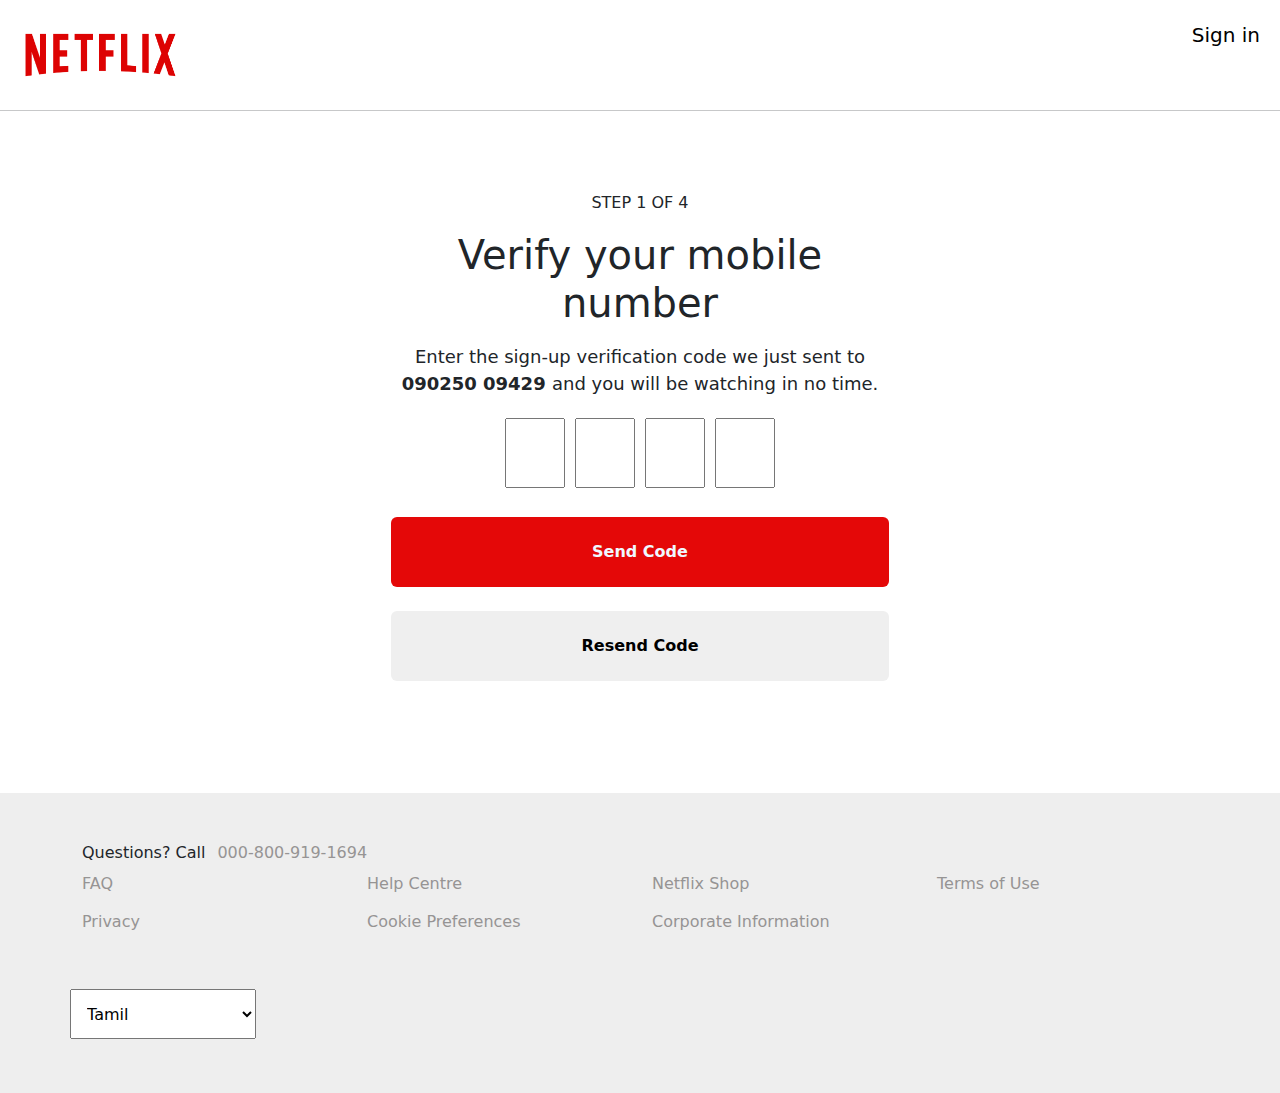
<file: netflix/netflix-4.html>
<!DOCTYPE html>
<html lang="en">
<head>
    <meta charset="UTF-8">
    <meta name="viewport" content="width=device-width, initial-scale=1.0">
    
    <link rel="icon" href="./media/Netflix-logo-N.png">
    <title>Netflix India-Watch Tv Shows Online.Watch Movies Online</title>
    <link href="https://cdn.jsdelivr.net/npm/bootstrap@5.3.3/dist/css/bootstrap.min.css" rel="stylesheet">
</head>
<body>
    <style>
        nav{
            display: flex;
            margin: 20px;
            justify-content:space-between;

            
        }
        nav a{
            color: black;
            text-decoration: none;
            font-size: 20px;
            
        }
        nav img{
            height: 70px;
        }
        article{
            display: flex;
            justify-content: center;
        }
        footer{
            background-color: rgb(238, 238, 238);
            height: 300px;
        }
        footer a{
            padding: 7px;
            color: rgb(150, 148, 148);
            text-decoration: none;
        }
        footer select{
            height: 50px;
        }
        a:hover{
            text-decoration: underline;
        }
        .img{
            background-image: url(media/Capture.PNG);
            height:200px;
            background-size: cover;
            background-position: center;
            background-repeat: no-repeat;
            width: 100%;
        }
        .input-code{
            display: flex;
            justify-content: center;
        }
        .input-code input{
            height: 70px;
            width: 60px;
            margin: 5px;
        }
        body{
            border: fill 0 linear-gradient(#000,#000);
        }
        @media (max-width:600px){
            .logo{
                height: 50px;
            }
        }
    </style>
    <header>
        <nav>
            <img src="media/Netflix-logo.png" class="logo" alt="">
           
            <a href="">Sign in</a>
        </nav>
        <hr>
    </header>
    <article class="container ">
        <div class="text-center row d-flex justify-content-center">
            <div class="col-12 col-md-7 col-lg-6 col-lg-5 m-5 p-4 m-md-3 m-lg-5 p-lg-3 p-md-1">
            <p>STEP 1 OF 4</p>
            <strong><h1>
                Verify your mobile number</h1></strong>
            <p style="font-size: 18px;" class="my-3">Enter the sign-up verification code we just sent to <strong>090250 09429 </strong>and you will be watching in no time.</p>
            <div class="input-code d-flex">
                <input type="text">
                <input type="text">
                <input type="text">
                <input type="text">
            </div>
            <button class="col-12 mt-4"
             style="background-color:  rgb(228, 8, 8);
             height: 70px;
             color: aliceblue;
             border-radius: 6px;
             border: none;"
            ><strong>Send Code</strong></button>
            <button class="col-12 mt-4"
             style="background-color:;
             height: 70px;
             
             color: rgb(0, 0, 0);
             border-radius: 6px;
             border: none;"
            ><strong>Resend Code</strong></button>
            </div>
            
        </div>
    </article>
    <footer class="p-md-5 mt-md-5">
        <div class="container">
            <span class="">Questions? Call <a href="">000-800-919-1694</a></span>
        <div class="row">
            <a href="" class="col-6 col-md-3">FAQ</a>
            <a href="" class="col-6 col-md-3">Help Centre</a>
            <a href="" class="col-6 col-md-3">Netflix Shop</a>
            <a href="" class="col-6 col-md-3">Terms of Use</a>
            <a href="" class="col-6 col-md-3">Privacy</a>
            <a href="" class="col-6 col-md-3">Cookie Preferences</a>
            <a href="" class="col-6 col-md-3">Corporate Information</a>
            <div class="row">
                <select class="col-2 my-5" name="" id="">jj
                    <option value="">Tamil</option>
                    <option value="">English</option>
                    <option value="">Hindi</option>
                </select>
            </div>

        </div>
        </div>
        
    </footer>
</body>
</html>
</file>
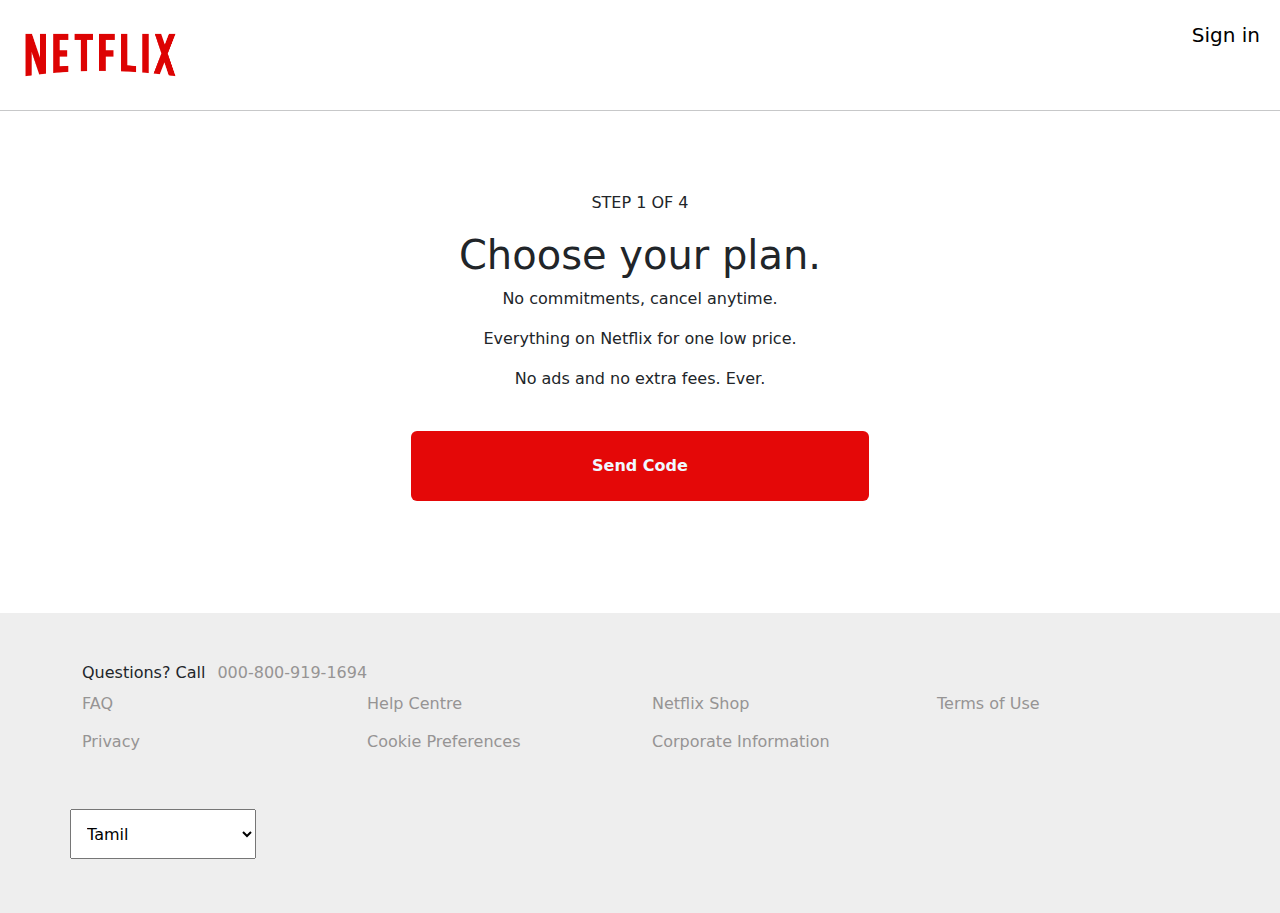
<file: netflix/netflix-5.html>
<!DOCTYPE html>
<html lang="en">
<head>
    <meta charset="UTF-8">
    <meta name="viewport" content="width=device-width, initial-scale=1.0">
    
    <link rel="icon" href="./media/Netflix-logo-N.png">
    <title>Netflix India-Watch Tv Shows Online.Watch Movies Online</title>
    <link href="https://cdn.jsdelivr.net/npm/bootstrap@5.3.3/dist/css/bootstrap.min.css" rel="stylesheet">
</head>
<body>
    <style>
        nav{
            display: flex;
            margin: 20px;
            justify-content:space-between;

            
        }
        nav a{
            color: black;
            text-decoration: none;
            font-size: 20px;
            
        }
        nav img{
            height: 70px;
        }
        article{
            display: flex;
            justify-content: center;
        }
        footer{
            background-color: rgb(238, 238, 238);
            height: 300px;
        }
        footer a{
            padding: 7px;
            color: rgb(150, 148, 148);
            text-decoration: none;
        }
        footer select{
            height: 50px;
        }
        a:hover{
            text-decoration: underline;
        }
        .img{
            background-image: url(media/Capture.PNG);
            height:200px;
            background-size: cover;
            background-position: center;
            background-repeat: no-repeat;
            width: 100%;
        }
        .input-code{
            display: flex;
            justify-content: center;
        }
        .input-code input{
            height: 70px;
            width: 60px;
            margin: 5px;
        }
        body{
            border: fill 0 linear-gradient(#000,#000);
        }
        @media (max-width:600px){
            .logo{
                height: 50px;
            }
        }
    </style>
    <header>
        <nav>
            <img src="media/Netflix-logo.png" class="logo" alt="">
           
            <a href="">Sign in</a>
        </nav>
        <hr>
    </header>
    <article class="container ">
        <div class="text-center row d-flex justify-content-center">
            <div class="col-12 col-md-7 col-lg-6 col-lg-12 m-5 p-5 m-md-3 m-lg-5 p-lg-3 p-md-1">
            <p>STEP 1 OF 4</p>
            <h1>Choose your plan.</h1>
            <p>No commitments, cancel anytime.</p>
            <p>Everything on Netflix for one low price.</p>
            <p>No ads and no extra fees. Ever. </p>
            <button class="col-12 mt-4"
             style="background-color:  rgb(228, 8, 8);
             height: 70px;
             color: aliceblue;
             border-radius: 6px;
             border: none;"
            ><strong>Send Code</strong></button>
            </div>
            
        </div>
    </article>
    <footer class="p-md-5 mt-md-5">
        <div class="container">
            <span class="">Questions? Call <a href="">000-800-919-1694</a></span>
        <div class="row">
            <a href="" class="col-6 col-md-3">FAQ</a>
            <a href="" class="col-6 col-md-3">Help Centre</a>
            <a href="" class="col-6 col-md-3">Netflix Shop</a>
            <a href="" class="col-6 col-md-3">Terms of Use</a>
            <a href="" class="col-6 col-md-3">Privacy</a>
            <a href="" class="col-6 col-md-3">Cookie Preferences</a>
            <a href="" class="col-6 col-md-3">Corporate Information</a>
            <div class="row">
                <select class="col-2 my-5" name="" id="">jj
                    <option value="">Tamil</option>
                    <option value="">English</option>
                    <option value="">Hindi</option>
                </select>
            </div>

        </div>
        </div>
        
    </footer>
</body>
</html>
</file>
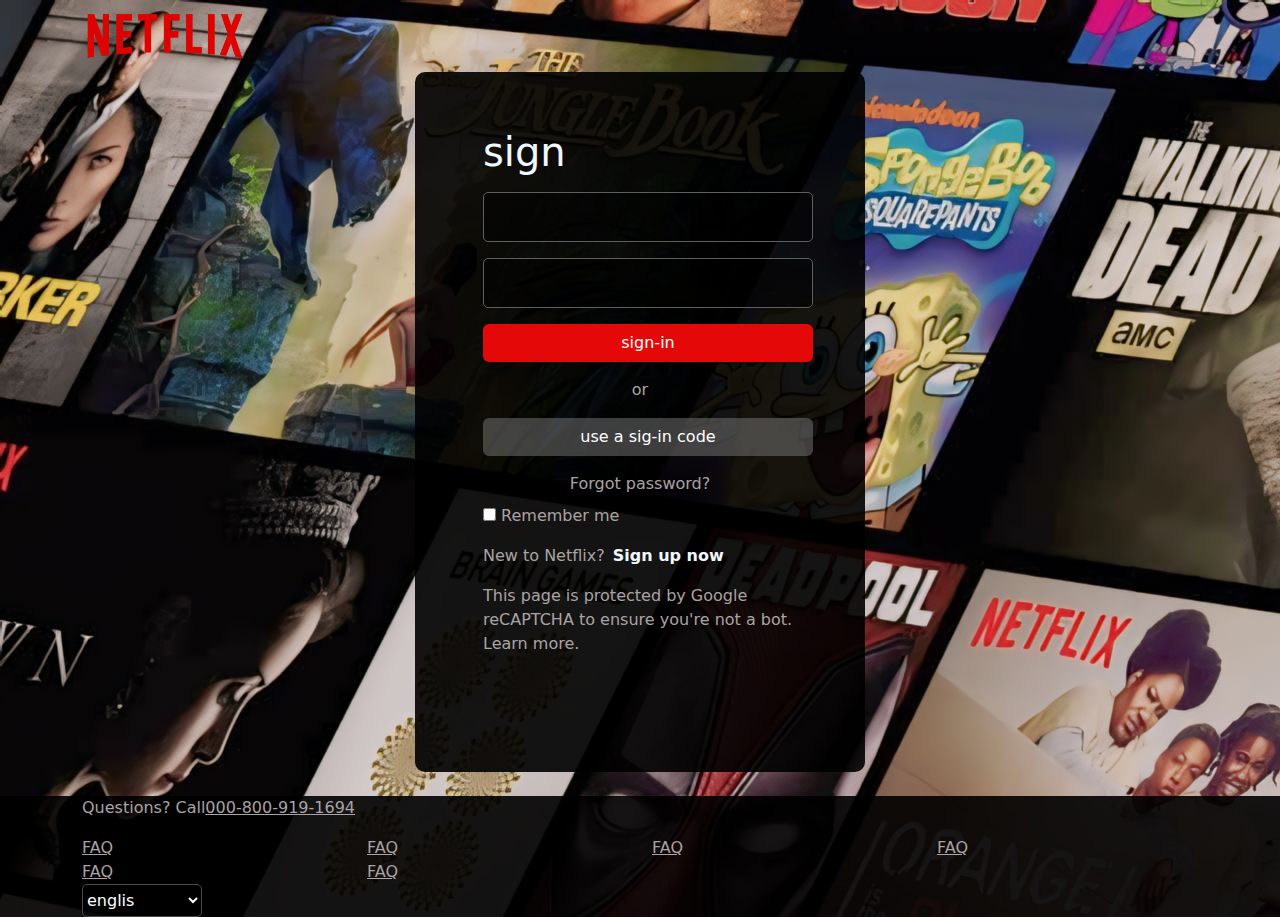
<file: netflix/signin.html>
<!DOCTYPE html>
<html lang="en">
<head>
    <meta charset="UTF-8">
    <meta name="viewport" content="width=device-width, initial-scale=1.0">
    <link rel="icon" href="./media/Netflix-logo-N.png">
    <title>Netflix</title>
    <!-- bootstrap -->
    <link href="https://cdn.jsdelivr.net/npm/bootstrap@5.3.3/dist/css/bootstrap.min.css" rel="stylesheet">
    <!-- css -->
    <link rel="stylesheet" href="netflix-index.css">
</head>
<body>
        <div class="container">
            <header><div class="row">
                <img class=" col-4 col-sm-2 col-md-2 col-lg-2 col-xl-2 col-xxl-2" src="./media/Netflix-logo.png" alt="">
            </div></header>
        </div>
        <div class="container box d-flex justify-content-center">
            
            <div class="p-2 p-md-5">
                <h1 class="m-2">sign</h1>
                <input class="input m-2" type="text"><br>
                <input class="input m-2" type="text"><br>
                <button class="btn m-2 text-white" style="background-color:rgb(228, 8, 8);">sign-in</button><br>
                <p class="m-2 text-center" style="margin: 0%;">or</p>
                <button class="m-2 btn" style="background-color: rgba(122, 122, 122, 0.5);color: rgb(255, 255, 255);">use a sig-in code</button><br>
                <p class="m-2 text-center">Forgot password?</p>
                <p class="m-2"><input class="" type="checkbox"> Remember me </p>
                <p class="m-2" style="display: inline-block;" >New to Netflix?</p><strong class="">Sign up now</strong>
                <p class="m-2" >This page is protected by Google reCAPTCHA to ensure you're not a bot. Learn more.</p>
            </div>   
        </div><br>
            <div class="footer">
                <div class="bg-dark footer-line" style="height: 5px;width: 100%;"></div>
            <div class="container">
                <div class="row">
                    <div class="col-12">
                        <p>Questions? Call<a href="">000-800-919-1694</a></p>
                    </div>
                    <div class="col-6 col-lg-3">
                        <a href="">FAQ</a>
                    </div>
                    <div class="col-6 col-lg-3">
                        <a href="">FAQ</a>
                    </div>
                    <div class="col-6 col-lg-3">
                        <a href="">FAQ</a>
                    </div>
                    <div class="col-6 col-lg-3">
                        <a href="">FAQ</a>
                    </div>
                    <div class="col-6 col-lg-3">
                        <a href="">FAQ</a>
                    </div>
                    <div class="col-6 col-lg-3">
                        <a href="">FAQ</a>
                    </div>
                    <div class="col-12">
                        <select style="width: 120px;background-color: rgb(0,0,0,0.5);color: white;"
                            class=" col-12 col-sm-12 col-md-12 col-lg-12 col-xl-12 col-xxl-12 text-white " name="" id="">
                            <option value="">englis</option>
                            <option value="">hindi</option>
                        </select>
                    </div>
                </div>
            </div>
        </div>
      
        

    <!-- bootstrap -->
    <script src="https://cdn.jsdelivr.net/npm/bootstrap@5.3.3/dist/js/bootstrap.bundle.min.js"></script>
</body>
</html>
</file>
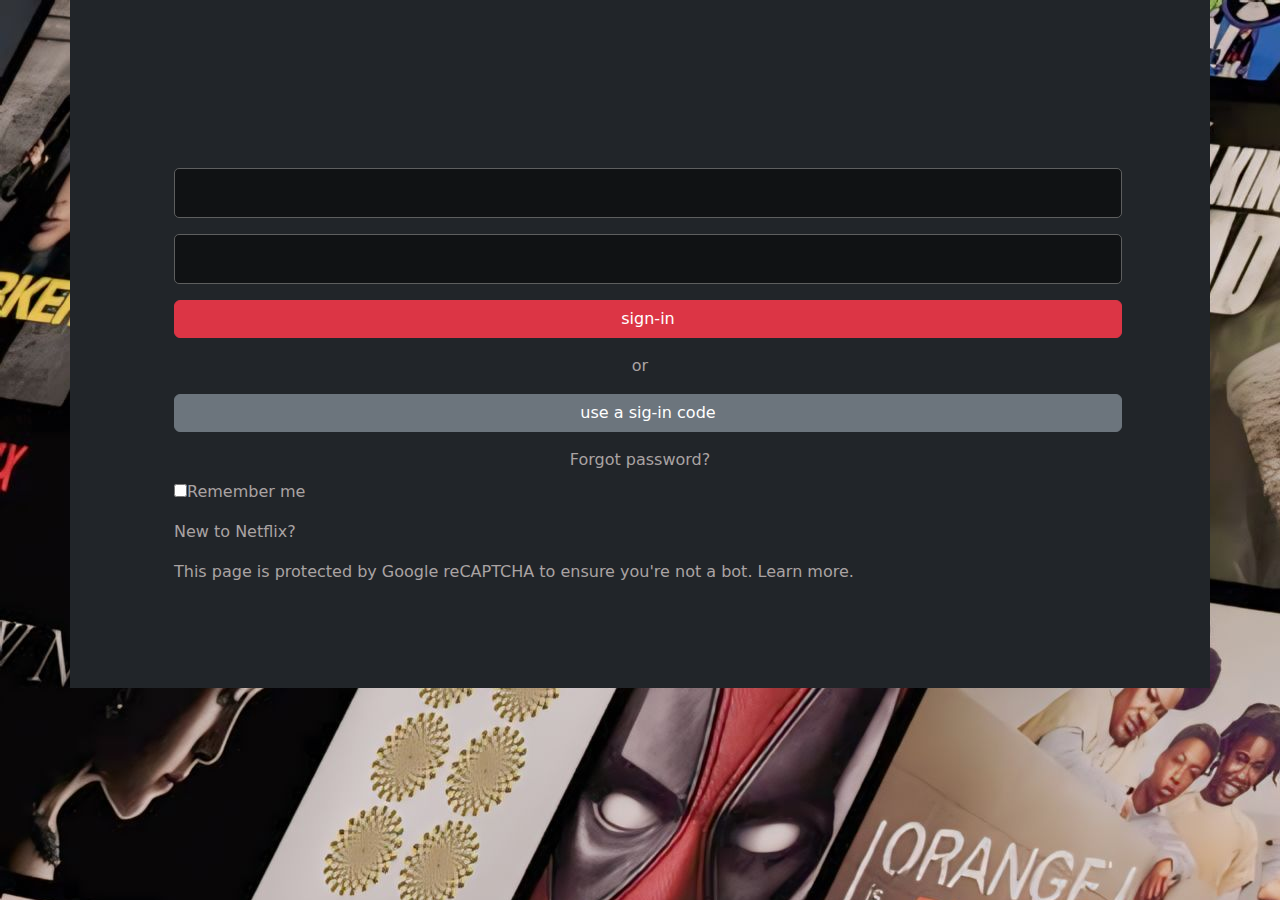
<file: netflix/span.html>
<!DOCTYPE html>
<html lang="en">
<head>
    <meta charset="UTF-8">
    <meta name="viewport" content="width=device-width, initial-scale=1.0">
    <title>Document</title>
    <!-- Bootstrap -->
    <link href="https://cdn.jsdelivr.net/npm/bootstrap@5.3.3/dist/css/bootstrap.min.css" rel="stylesheet">
    <!-- Your custom CSS -->
    <link rel="stylesheet" href="netflix-index.css">
</head>
<body>
    <div class="container bg-dark p-5">
      <div class="p-5">
        <h1 class="m-2">sign</h1>
        <input class="input m-2" type="text"><br>
        <input class="input m-2" type="text"><br>
        <button class="btn m-2 btn-danger">sign-in</button><br>
        <p class="m-2 text-center" style="margin: 0%;">or</p>
        <button class="m-2 btn btn-secondary">use a sig-in code</button><br>
        <p class="m-2 text-center">Forgot password?</p>
        <p class="m-2"><input class="" type="checkbox">Remember me </p>
        <p class="m-2" style="display: inline-block;" >New to Netflix?</p><strong class="">Sign up now</strong>
        <p class="m-2" >This page is protected by Google reCAPTCHA to ensure you're not a bot. Learn more.</p>
    </div>   
    </div>
       

    <!-- Bootstrap JS -->
    <script src="https://cdn.jsdelivr.net/npm/bootstrap@5.3.3/dist/js/bootstrap.bundle.min.js"></script>
</body>
</html>
</file>
<file: netflix/netflix-index.css>
@media only screen and (min-width:0) and (max-width:480px) {
    body{
        background-color: black;
    }
    .footer{
        margin-top: -100px;
    }
}
@media only screen and (min-width:480) and (max-width:680px) {
    body{
        background-image: url(./media/backround.jpg);
        background-repeat: no-repeat;
    }
    .footer-line{
        display: none;
    }
}
@media only screen and (min-width:680px) and (max-width:2500px) {
    body{
        background-image: url(./media/backround.jpg);
        background-repeat: no-repeat;
    }
    .footer-line{
        display: none;
    }
}
.box{
    background-color: rgb(0,0,0,0.9);
    color: aliceblue;
    height:700px;
    min-width:auto;
    max-width: 450px;
    border: solid;
    border-width: 0px;
    border-radius: 10px;
}
.input{
    width:100%;
    background-color: rgb(0,0,0,0.5);
    height: 50px;
    color: aliceblue;
    border-color: rgb(94, 95, 95);
    border-radius: 5px;
    border-style: solid;
    border-width: 1px;
}
button{
    width: 100%;
    background-color: rgb(228, 8, 8);
}
select {
    background-color: rgb(0, 0, 0, 0);
    border: solid;
    border-width: 1px;
    border-radius: 5px;
    height: 33px;
    border-color: rgb(73, 75, 78);
    width: 0px;
}
a,p{
    color: rgb(170, 163, 163);
}
.footer{
    background-color: rgb(0,0,0,0.9);
}
</file>
